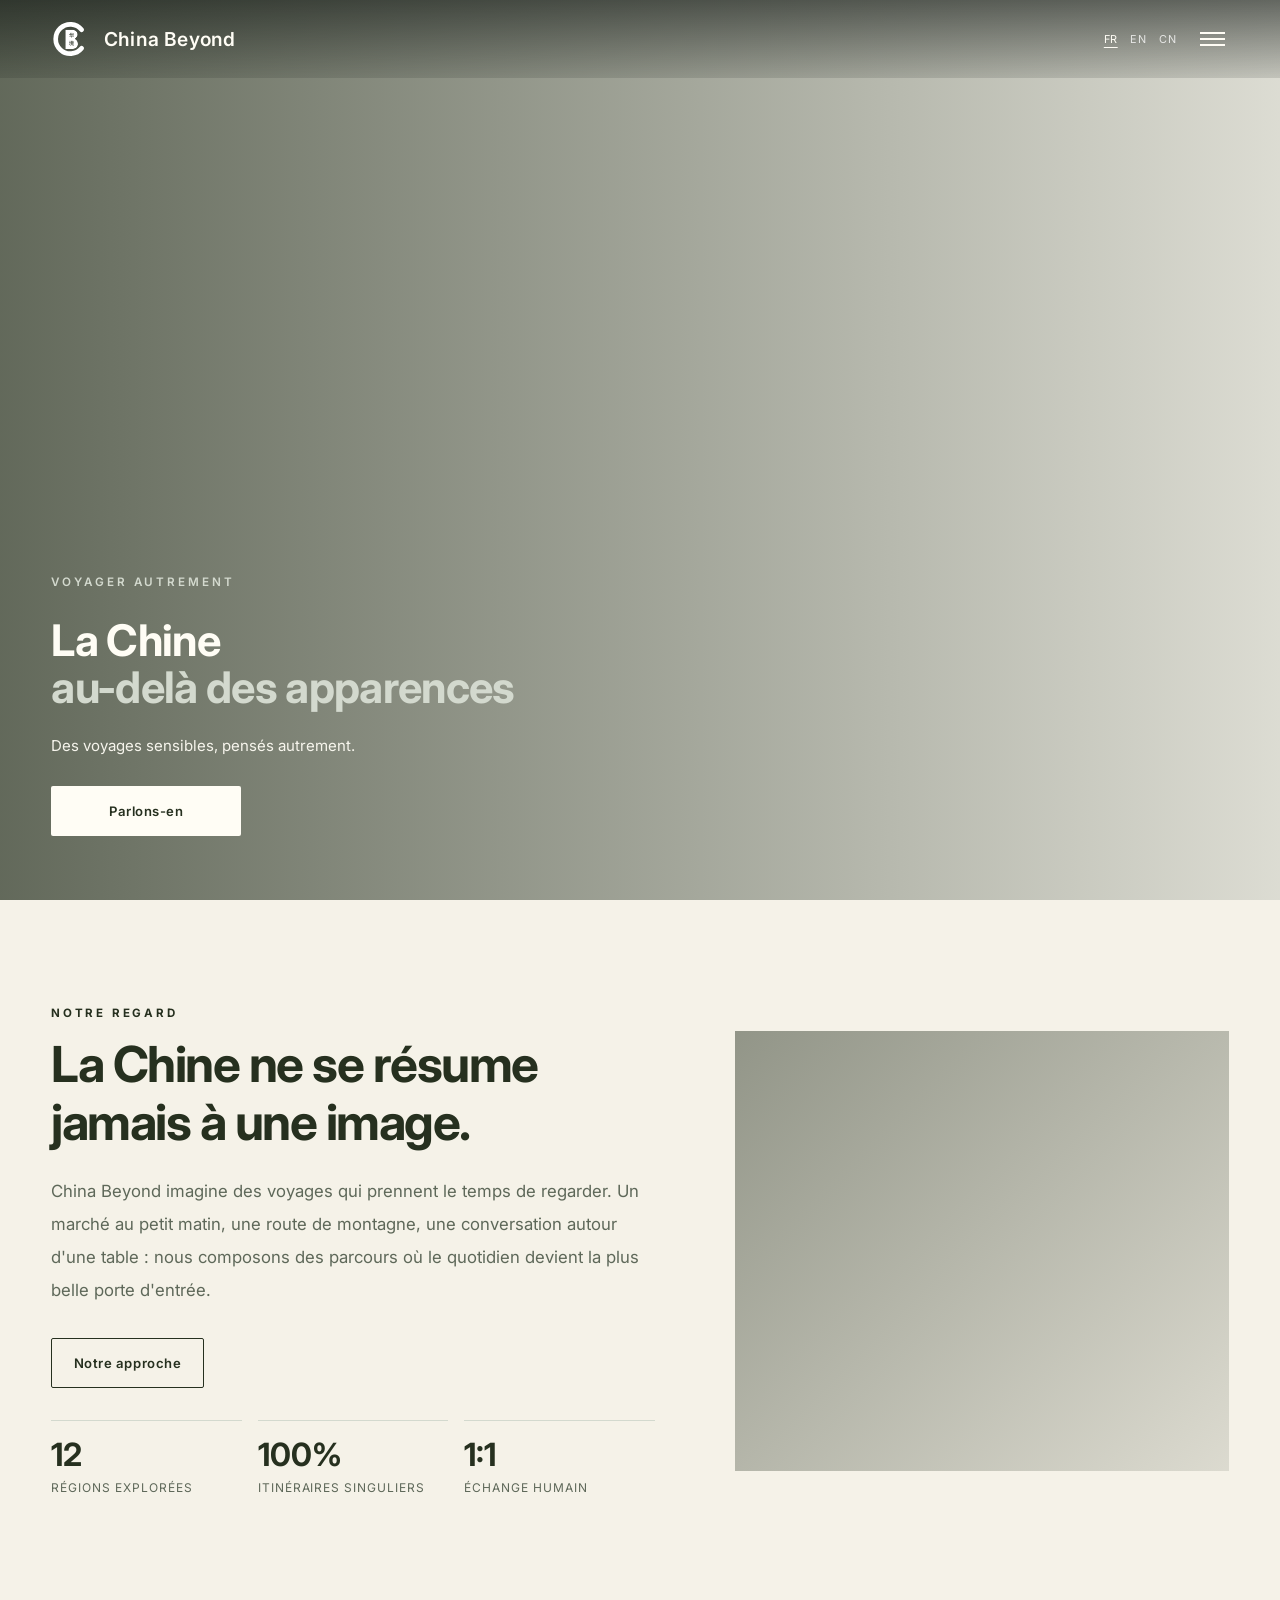
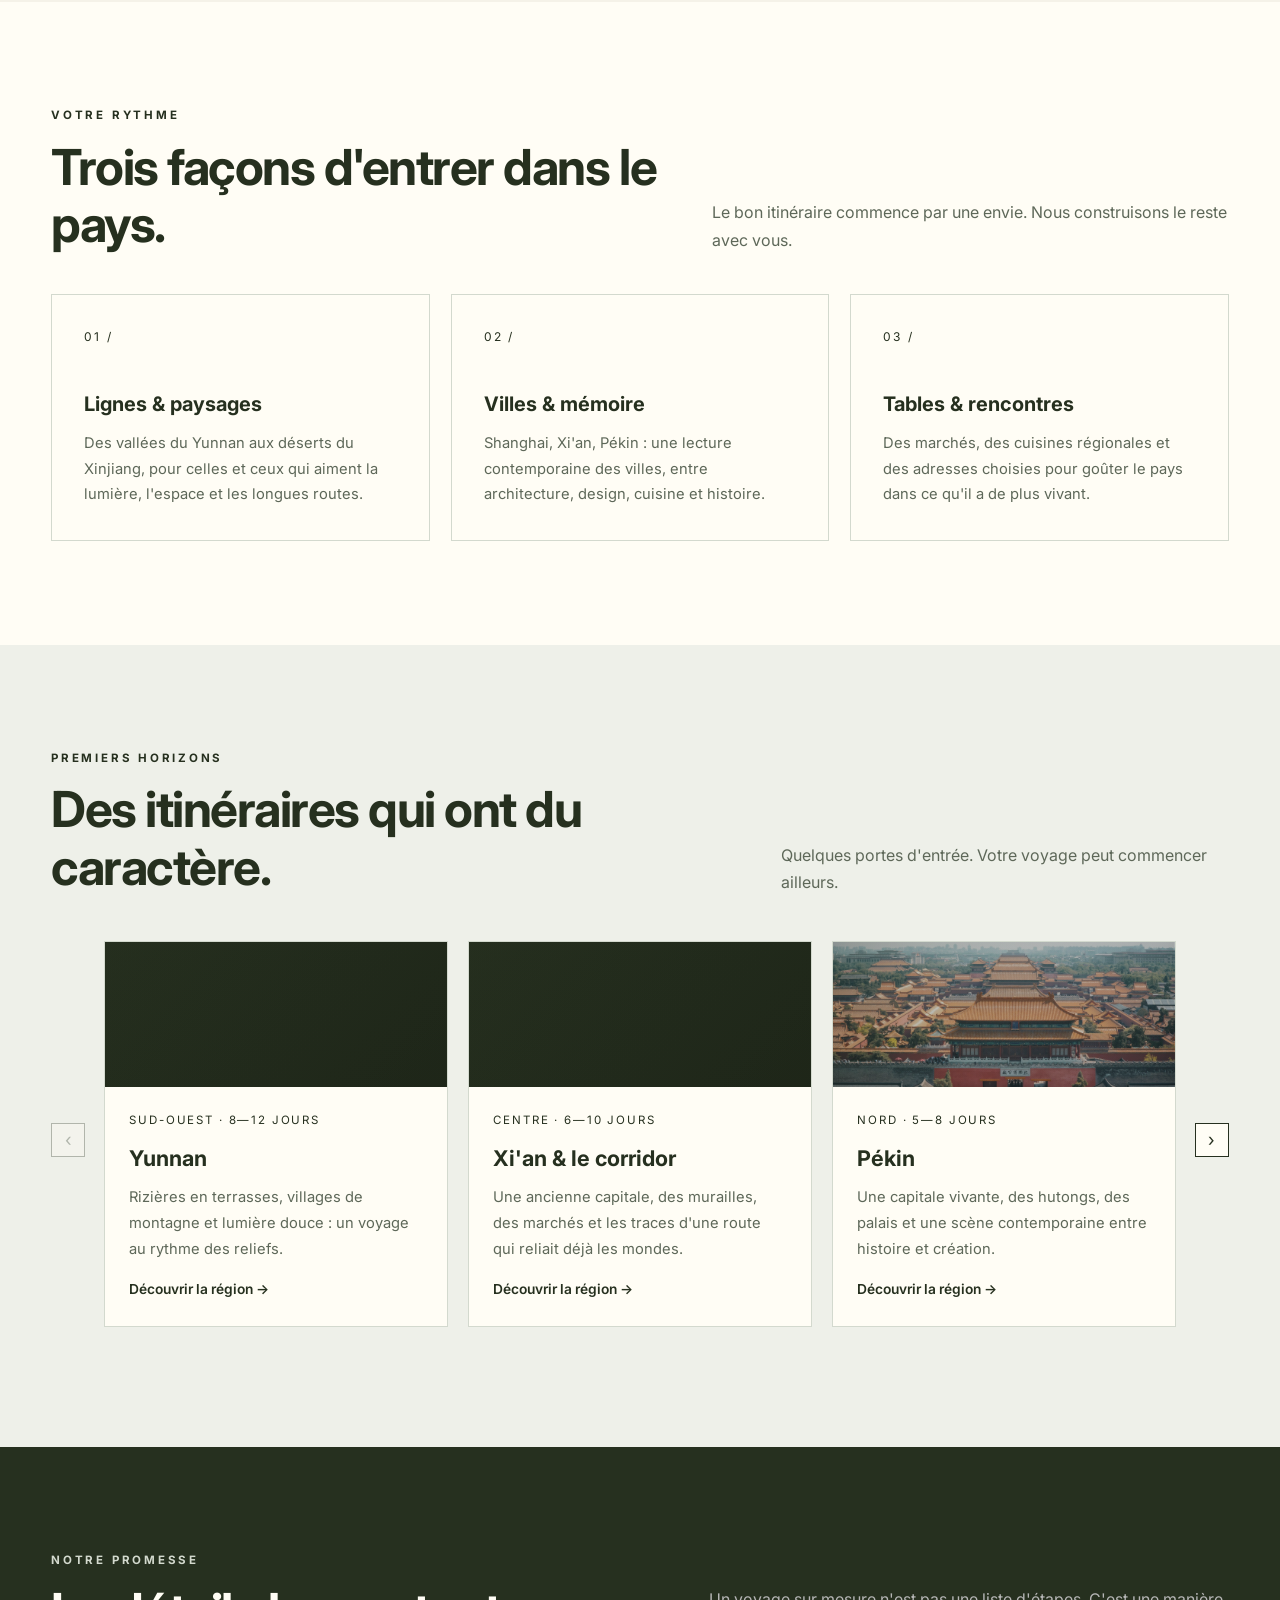
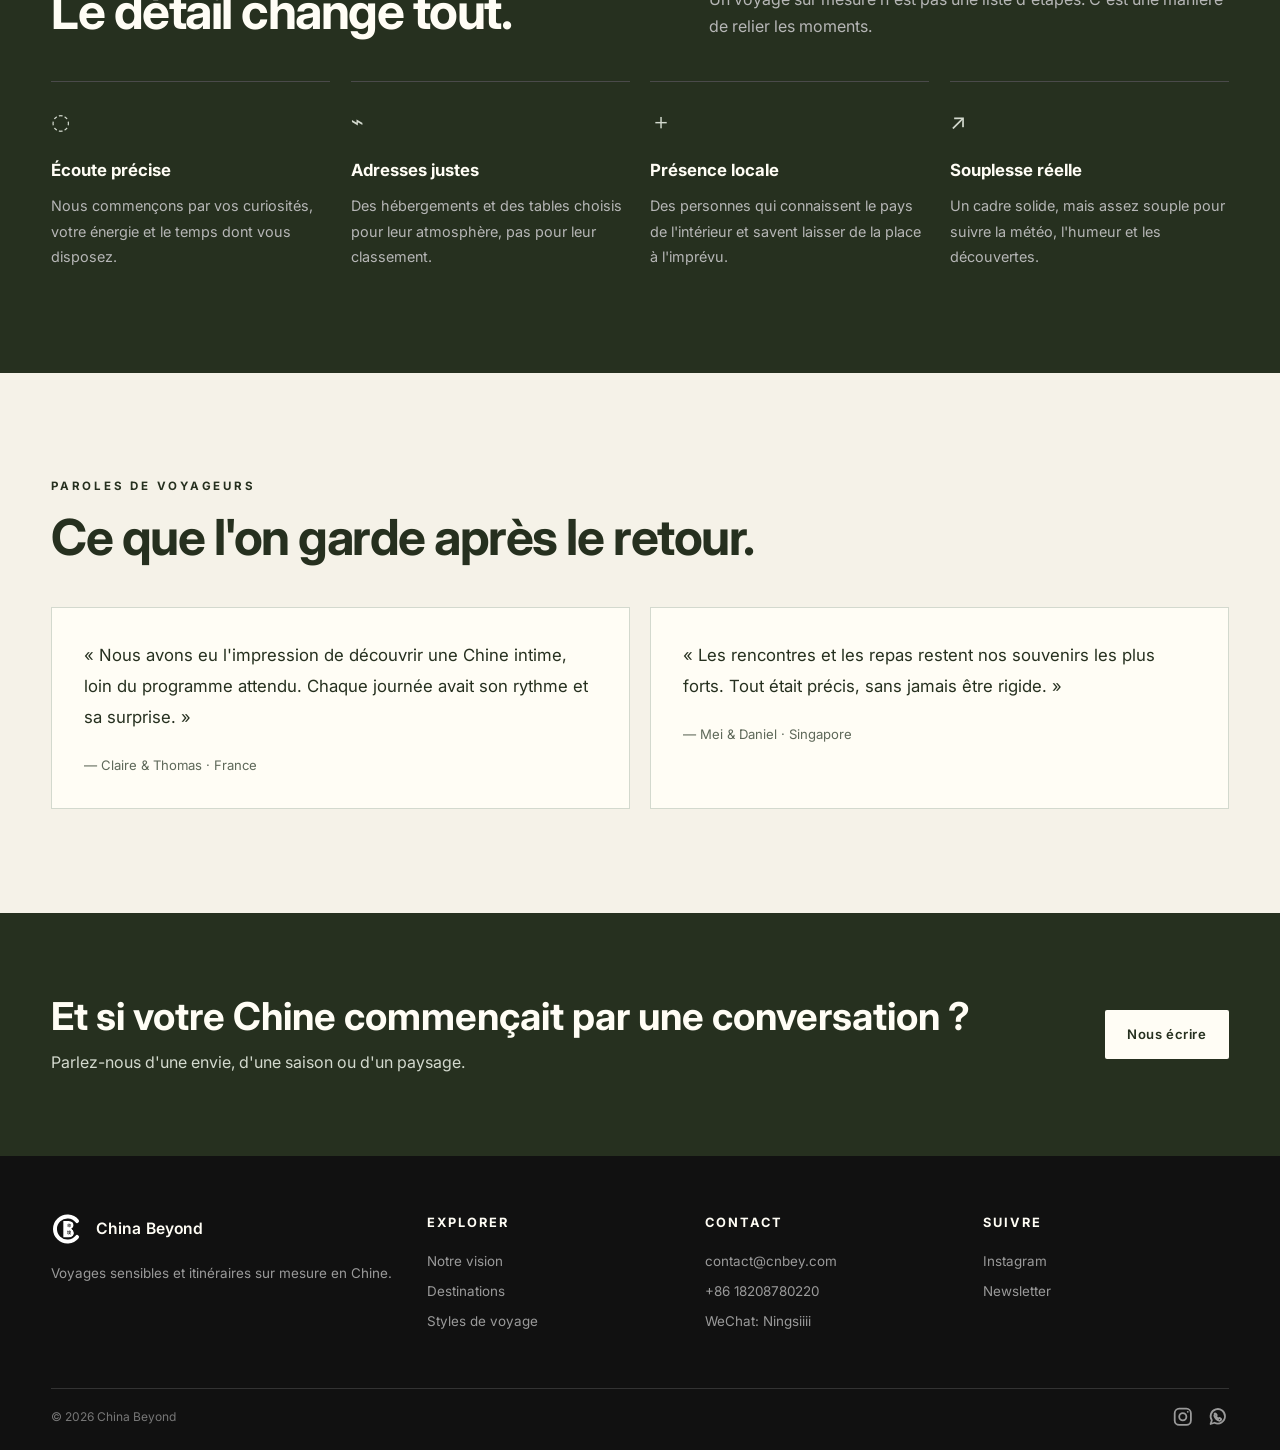
<file: index.html>
<!DOCTYPE html>
<html lang="fr" data-locale="fr">
<head>
  <meta charset="UTF-8" />
  <meta name="viewport" content="width=device-width, initial-scale=1.0" />
  <title>China Beyond — La Chine au-delà des apparences</title>
  <meta name="description" content="Voyages authentiques et sur mesure en Chine. Authentic journeys to China. 定制深度中国旅行。" />
  <link rel="icon" type="image/svg+xml" href="assets/china-beyond-mark-v13.svg" />
  <link rel="preconnect" href="https://fonts.googleapis.com" />
  <link rel="preconnect" href="https://fonts.gstatic.com" crossorigin />
  <link href="https://fonts.googleapis.com/css2?family=Inter:wght@400;500;600;700&family=Noto+Serif+SC:wght@400;600;700&display=swap" rel="stylesheet" />
  <style>
    :root{--black:#26301f;--dark:#26301f;--mid:#5e6859;--light:#eef0e9;--paper:#f5f2e8;--white:#fffdf5;--accent:#26301f;--accent-soft:#d3d9ce;--border:#d3d9ce;--shadow:0 18px 50px rgba(38,48,31,.12);--ease:all .3s ease}
    *{box-sizing:border-box;margin:0;padding:0}
    html{scroll-behavior:smooth}
    body{font-family:Inter,system-ui,sans-serif;color:var(--black);background:var(--white);line-height:1.7}
    body[data-locale="zh"]{font-family:'Noto Serif SC',serif}
    body[data-locale="zh"] .eyebrow,body[data-locale="zh"] .logo,body[data-locale="zh"] .nav-links,body[data-locale="zh"] .btn,body[data-locale="zh"] .lang-btn,body[data-locale="zh"] .top-bar,body[data-locale="zh"] .hero-badges,body[data-locale="zh"] .stat-label{font-family:Inter,system-ui,sans-serif}
    a{text-decoration:none;color:inherit;transition:var(--ease)}
    button{font:inherit;cursor:pointer}
    img{display:block;max-width:100%}
    .container{width:min(92%,1240px);margin:auto}
    .top-bar{display:none}
    .top-bar-inner{display:flex;justify-content:space-between;gap:1rem;flex-wrap:wrap}
    .top-links{display:flex;gap:1.5rem}
    .top-links a:hover{color:var(--accent)}
    header{position:fixed;inset:0 0 auto;z-index:30;background:linear-gradient(180deg,rgba(12,18,14,.58),rgba(12,18,14,.12));}
    .nav-inner{display:flex;justify-content:space-between;align-items:center;min-height:78px;gap:2rem}
    .logo{display:flex;align-items:center;gap:.8rem;font-size:1rem;font-weight:800;letter-spacing:0;white-space:nowrap;color:var(--white)}
    .logo-mark{width:40px;height:40px;display:block;flex:none}
    .logo-wordmark{display:inline-block;font-family:"Avenir Next","Helvetica Neue",Inter,system-ui,sans-serif;font-size:1.2rem;font-weight:600;letter-spacing:.01em}
    .nav-wrapper{display:flex;align-items:center;gap:2rem;position:relative}
    .nav-links{display:none;position:absolute;right:0;top:calc(100% + .8rem);min-width:250px;padding:.7rem;background:rgba(12,18,14,.96);border:1px solid rgba(255,255,255,.18);box-shadow:var(--shadow);flex-direction:column;gap:.15rem;font-size:.9rem;font-weight:500;color:var(--white)}
    .nav-links.open{display:flex}
    .nav-links a{position:relative;display:block;padding:.65rem .75rem}
    .nav-links a::after{content:'';position:absolute;left:.75rem;bottom:.35rem;width:0;height:2px;background:var(--white);transition:width .25s}
    .nav-links a:hover{color:var(--white);background:rgba(255,255,255,.1)}
    .nav-links a:hover::after{width:100%}
    .nav-actions{display:flex;align-items:center;gap:1rem}
    .lang-switcher{display:flex;gap:.2rem;align-items:center}
    .lang-btn{border:0;background:transparent;color:rgba(255,255,255,.78);padding:.2rem .3rem;border-radius:0;font-size:.68rem;line-height:1;letter-spacing:.04em}
    .lang-btn:hover,.lang-btn.active{border:0;background:transparent;color:var(--white);text-decoration:underline;text-decoration-thickness:1px;text-underline-offset:4px}
    .btn{display:inline-flex;align-items:center;justify-content:center;border:1px solid transparent;border-radius:2px;padding:.8rem 1.35rem;font-size:.82rem;font-weight:600;letter-spacing:.04em;transition:var(--ease)}
    .btn-primary{background:var(--black);color:var(--white)}
    .btn-primary:hover{background:var(--accent);transform:translateY(-2px)}
    .btn-outline{background:transparent;color:var(--black);border-color:var(--black)}
    .btn-outline:hover{color:var(--accent);border-color:var(--accent)}
    .menu-toggle{display:flex;background:transparent;border:0;border-radius:0;width:32px;height:32px;align-items:center;justify-content:center;gap:4px;flex-direction:column;transition:var(--ease)}
    .menu-toggle:hover{background:transparent}
    .menu-toggle span{width:25px;height:2px;background:var(--white)}
    .hero{min-height:100svh;display:flex;align-items:center;color:var(--white);position:relative;background:linear-gradient(90deg,rgba(38,48,31,.72),rgba(38,48,31,.16)),url('https://images.unsplash.com/photo-1627727240334-a6a44ba57729?auto=format&fit=crop&w=2200&q=85') center/cover no-repeat}
    .hero-content{max-width:720px;padding:8.5rem 0 4rem;transform:translateY(1rem)}
    .eyebrow{color:var(--accent-soft);font-size:.73rem;letter-spacing:.25em;text-transform:uppercase;font-weight:600;margin-bottom:1.5rem}
    .hero h1{font-size:clamp(1.9rem,3.4vw,3.2rem);line-height:1.08;letter-spacing:-.015em;margin-bottom:1.35rem}
    .hero h1 span{color:var(--accent-soft)}
    .hero p{max-width:460px;font-size:.94rem;line-height:1.75;opacity:.94;margin-bottom:1.7rem}
    .hero-buttons{display:flex;gap:.8rem;flex-wrap:wrap;margin-bottom:1rem}
    .hero-buttons.single-hero-button{display:block}
    .single-hero-button .btn{min-width:190px}
    .hero-contact-panel{display:none;grid-template-columns:repeat(4,minmax(0,1fr));gap:.55rem;max-width:720px;margin:0 0 2.6rem}
    .hero-contact-panel.open{display:grid}
    .quick-contact-option{display:flex;min-height:76px;flex-direction:column;justify-content:space-between;padding:.8rem .85rem;border:1px solid rgba(255,255,255,.34);background:rgba(18,24,18,.34);color:var(--white);transition:var(--ease)}
    .quick-contact-option:hover{border-color:var(--accent-soft);background:rgba(18,24,18,.62);transform:translateY(-2px)}
    .quick-contact-option span{font-size:.78rem;font-weight:600;letter-spacing:.04em}
    .quick-contact-option small{color:rgba(255,255,255,.72);font-size:.68rem;line-height:1.35;overflow-wrap:anywhere}
    .quick-contact-note{grid-column:1/-1;color:rgba(255,255,255,.68);font-size:.7rem;line-height:1.5;margin-top:.2rem}
    .hero .btn-primary{background:var(--white);color:var(--black)}
    .hero .btn-primary:hover{background:var(--accent);color:var(--white)}
    .hero .btn-outline{border-color:rgba(255,255,255,.75);color:var(--white)}
    .hero .btn-outline:hover{border-color:var(--white);background:var(--white);color:var(--black)}
    .hero-badges{display:none}
    .badge-item{display:flex;gap:.5rem;align-items:center}
    .badge-item::before{content:'—';color:var(--accent-soft);font-size:.75rem}
    section{padding:6.5rem 0}
    .section-head{display:flex;justify-content:space-between;align-items:end;gap:2rem;margin-bottom:2.5rem}
    .eyebrow-dark{color:var(--accent);font-size:.72rem;letter-spacing:.24em;text-transform:uppercase;font-weight:700;margin-bottom:.8rem}
    .section-title{font-size:clamp(2rem,4vw,3.1rem);line-height:1.16;letter-spacing:-.03em}
    .section-subtitle{max-width:520px;color:var(--mid);font-size:1rem}
    .intro{background:var(--paper)}
    .intro-grid{display:grid;grid-template-columns:1.1fr .9fr;gap:5rem;align-items:center}
    .intro-copy p{color:var(--mid);font-size:1.05rem;line-height:1.95;margin:1.5rem 0 2rem;max-width:620px}
    .intro-image{min-height:440px;background:linear-gradient(135deg,rgba(38,48,31,.48),rgba(38,48,31,.12)),url('https://images.unsplash.com/photo-1729299133851-95241fef1351?auto=format&fit=crop&w=1600&q=85') center/cover;position:relative;overflow:hidden}
    .intro-image::after{content:'BEYOND / AU-DELÀ / 超越';position:absolute;right:1.6rem;bottom:1.2rem;color:rgba(255,255,255,.88);font-size:.7rem;letter-spacing:.2em;writing-mode:vertical-rl}
    .stats{display:grid;grid-template-columns:repeat(3,1fr);gap:1rem;margin-top:2rem}
    .stat{border-top:1px solid var(--border);padding-top:1rem}
    .stat-number{font-size:2rem;font-weight:700;line-height:1.1}
    .stat-label{font-size:.75rem;color:var(--mid);letter-spacing:.08em;text-transform:uppercase;margin-top:.35rem}
    .styles-grid,.destinations-grid,.features-grid,.testimonials-grid{display:grid;gap:1.3rem}
    .styles-grid{grid-template-columns:repeat(3,1fr)}
    .style-card{border:1px solid var(--border);padding:2rem;min-height:210px;transition:var(--ease);background:var(--white)}
    .style-card:hover{border-color:var(--accent);box-shadow:var(--shadow);transform:translateY(-5px)}
    .card-number{color:var(--accent);font-size:.75rem;letter-spacing:.18em;margin-bottom:2.5rem}
    .style-card h3{font-size:1.25rem;margin-bottom:.6rem}
    .style-card p{color:var(--mid);font-size:.92rem;line-height:1.75}
    .destinations{background:var(--light)}
    .destinations-grid{grid-template-columns:repeat(3,1fr)}
    .dest-card{background:var(--white);border:1px solid var(--border);min-height:330px;display:flex;flex-direction:column;transition:var(--ease)}
    .dest-card:hover{transform:translateY(-6px);box-shadow:var(--shadow)}
    .dest-visual{height:145px;position:relative;overflow:hidden;background-color:var(--dark);background-image:linear-gradient(135deg,rgba(20,20,20,.08),rgba(0,0,0,.2)),var(--image);background-position:center;background-size:cover}
    .dest-visual::before{content:'';position:absolute;inset:0;background:linear-gradient(135deg,var(--tone),rgba(0,0,0,.08));opacity:.28}
    .dest-visual::after{content:none}
    .dest-body{padding:1.5rem;display:flex;flex-direction:column;flex:1}
    .dest-meta{font-size:.72rem;color:var(--accent);letter-spacing:.16em;text-transform:uppercase;margin-bottom:.55rem}
    .dest-body h3{font-size:1.35rem;margin-bottom:.55rem}
    .dest-body p{color:var(--mid);font-size:.92rem;line-height:1.75;margin-bottom:1rem}
    .link-arrow{color:var(--accent);font-size:.86rem;font-weight:600;margin-top:auto}
    .link-arrow:hover{letter-spacing:.04em}
    .features{background:var(--black);color:var(--white)}
    .features .eyebrow-dark{color:var(--accent-soft)}
    .features .section-subtitle{color:#b6b6b6}
    .features-grid{grid-template-columns:repeat(4,1fr);margin-top:2.5rem}
    .feature-item{border-top:1px solid #4a4a4a;padding-top:1.35rem}
    .feature-icon{font-size:1.35rem;color:var(--accent-soft);margin-bottom:1rem}
    .feature-item h3{font-size:1.05rem;margin-bottom:.55rem}
    .feature-item p{color:#b6b6b6;font-size:.9rem;line-height:1.75}
    .testimonials{background:var(--paper)}
    .testimonials-grid{grid-template-columns:repeat(2,1fr)}
    .quote{background:var(--white);border:1px solid var(--border);padding:2rem}
    .quote p{font-size:1.05rem;line-height:1.85;margin-bottom:1.3rem}
    .quote footer{color:var(--mid);font-size:.82rem}
    .cta{padding:5rem 0;background:var(--accent);color:var(--white)}
    .cta-inner{display:flex;justify-content:space-between;align-items:center;gap:2rem}
    .cta h2{font-size:clamp(1.7rem,3vw,2.7rem);line-height:1.2}
    .cta p{color:var(--accent-soft);margin-top:.6rem}
    .cta .btn{background:var(--white);color:var(--black);white-space:nowrap}
    .cta .btn:hover{background:var(--black);color:var(--white)}
    footer.site-footer{background:#111;color:#bbb;padding:3.5rem 0 1.4rem}
    .footer-grid{display:grid;grid-template-columns:1.4fr repeat(3,1fr);gap:2rem;padding-bottom:3rem}
    .footer-logo{display:flex;align-items:center;gap:.65rem;color:var(--white);font-size:1rem;font-weight:600;letter-spacing:0;margin-bottom:1rem}
    .footer-logo .logo-mark{color:var(--white);width:34px;height:34px}
    .footer-logo .logo-wordmark{font-family:"Avenir Next","Helvetica Neue",Inter,system-ui,sans-serif;font-size:.98rem;font-weight:600;letter-spacing:.01em}
    .footer-grid p,.footer-grid a{font-size:.84rem;color:#9a9a9a}
    .footer-grid a:hover{color:var(--white)}
    .footer-col h4{color:var(--white);font-size:.8rem;text-transform:uppercase;letter-spacing:.15em;margin-bottom:1rem}
    .footer-col a{display:block;margin-bottom:.45rem}
    .footer-bottom{border-top:1px solid #333;padding-top:1.1rem;display:flex;justify-content:space-between;gap:1rem;flex-wrap:wrap;font-size:.75rem;color:#777}
    @media(max-width:900px){.nav-links{gap:1rem}.intro-grid{grid-template-columns:1fr;gap:2.5rem}.intro-image{min-height:330px}.features-grid{grid-template-columns:repeat(2,1fr)}.footer-grid{grid-template-columns:1.5fr 1fr 1fr}}
    @media(max-width:720px){
      section{padding:4.5rem 0}
      .top-contact{display:none}
      .nav-inner{min-height:68px}
      .nav-wrapper{gap:1rem}
      .logo{font-size:.86rem;letter-spacing:0;gap:.55rem}
      .logo-mark{width:34px;height:34px}
      .logo-wordmark{font-size:1.02rem}
      .nav-links{display:none;position:absolute;top:68px;left:0;right:0;background:rgba(12,18,14,.96);padding:1rem 4%;flex-direction:column;gap:.45rem;color:var(--white)}
      .nav-links.open{display:flex}
      .nav-links a{padding:.55rem .6rem;font-size:.86rem}
      .menu-toggle{display:flex}
      .nav-actions .btn{display:none}
      .hero{min-height:100svh}
      .hero-content{padding:7.5rem 0 2.75rem;max-width:32rem;transform:translateY(1rem)}
      .eyebrow{font-size:.68rem;letter-spacing:.18em;margin-bottom:1rem}
      .hero h1{font-size:clamp(1.35rem,6.2vw,1.85rem);line-height:1.05;letter-spacing:-.01em;margin-bottom:.9rem}
      .hero p{font-size:.88rem;line-height:1.6;margin-bottom:1.2rem}
      .hero-buttons{display:grid;grid-template-columns:1fr 1fr;gap:.5rem;margin-bottom:1rem}
      .hero-buttons.single-hero-button{display:block}
      .hero .btn{width:100%;min-width:0;padding:.7rem .65rem;font-size:.76rem;white-space:nowrap}
      .single-hero-button .btn{width:auto;min-width:0}
      .hero-contact-panel{grid-template-columns:repeat(2,minmax(0,1fr));margin-bottom:2rem}
      .intro-copy>.btn{width:auto;padding:.65rem .85rem;font-size:.78rem;white-space:nowrap}
      .cta .btn{width:auto;padding:.7rem .85rem;font-size:.78rem;white-space:nowrap}
      .hero-badges{gap:.55rem 1.2rem;font-size:.78rem}
      .section-head{display:block;margin-bottom:1.8rem}
      .section-title{font-size:clamp(1.7rem,7.5vw,2.35rem);line-height:1.2}
      .section-subtitle{margin-top:1rem;font-size:.95rem;line-height:1.7}
      .intro-copy p{font-size:1rem;line-height:1.8;margin:1.1rem 0 1.5rem}
      .intro-image{min-height:280px}
      .style-card{padding:1.35rem;min-height:180px}
      .card-number{margin-bottom:1.3rem}
      .dest-body{padding:1.25rem}
      .stats{gap:.7rem}
      .stat-number{font-size:1.45rem}
      .cta-inner{display:block}
      .cta{padding:4rem 0}
      .cta .btn{margin-top:1.5rem}
      .footer-grid{grid-template-columns:1fr 1fr}
      .footer-grid>div:first-child{grid-column:1/-1}
    }
    @media(max-width:420px){
      .features-grid,.footer-grid{grid-template-columns:1fr}
      .hero{min-height:100svh}
      .hero-content{transform:translateY(.75rem)}
      .hero h1{font-size:clamp(1.3rem,6.5vw,1.7rem)}
      .hero p{font-size:.86rem}
      .intro-image{min-height:250px}
      .quote{padding:1.35rem}
      .top-bar{display:none}
    }
  
    .footer-bottom{align-items:center}
    .footer-social{margin-left:auto;display:flex;align-items:center;gap:.85rem}
    .footer-social a{display:inline-flex;align-items:center;justify-content:center;color:#9a9a9a;line-height:1}
    .footer-social a:hover{color:var(--white)}
    .footer-social svg{width:1.35rem;height:1.35rem;display:block}
    @media(max-width:600px){.footer-bottom{align-items:flex-start}.footer-social{margin-left:auto}}
</style>
<style>
  .hero{align-items:flex-end;padding:0}
  .hero>.container{margin:0 auto}
  .hero-content{padding:0 0 3rem;transform:none}
  @media(max-width:720px){.hero-content{padding:0 0 1.5rem;transform:none}}
  @media(max-width:420px){.hero-content{transform:none}}
</style>
</head>
<body data-locale="fr">
  <div class="top-bar"><div class="container top-bar-inner"><span data-i18n="topline">Voyages authentiques · Chine, autrement</span><div class="top-links"><a href="mailto:contact@cnbey.com">contact@cnbey.com</a><a href="tel:+8618208780220">+86 18208780220</a></div></div></div>
  <header><div class="container nav-inner">
    <a class="logo" href="#top" aria-label="China Beyond home"><img class="logo-mark" src="assets/china-beyond-mark-v13-inverse.svg" alt="" aria-hidden="true" /><span class="logo-wordmark">China Beyond</span></a>
    <div class="nav-wrapper">
      <nav class="nav-links" id="navLinks" aria-label="Navigation principale"><a href="about.html" data-i18n="navAbout">À propos</a><a href="vision.html" data-i18n="navVision">Notre vision</a><a href="destinations.html" data-i18n="navDestinations">Destinations</a><a href="styles.html" data-i18n="navStyles">Styles de voyage</a><a href="contact.html" data-i18n="navContact">Contact</a></nav>
      <div class="nav-actions"><div class="lang-switcher" aria-label="Language switcher" data-i18n-attr="aria-label:languageLabel"><button class="lang-btn active" data-lang="fr">FR</button><button class="lang-btn" data-lang="en">EN</button><button class="lang-btn" data-lang="zh">CN</button></div><button class="menu-toggle" id="menuToggle" aria-label="Ouvrir le menu" data-i18n-attr="aria-label:menuLabel" aria-expanded="false"><span></span><span></span><span></span></button></div>
    </div>
  </div></header>

  <main id="top">
    <section class="hero"><div class="container"><div class="hero-content"><div class="eyebrow" data-i18n="heroEyebrow">Voyager autrement</div><h1 data-i18n="heroTitle">La Chine<br><span>au-delà des apparences</span></h1><p data-i18n="heroText">Des itinéraires sensibles, pensés autour des rencontres, des paysages et des histoires qui donnent à chaque région son vrai relief.</p><div class="hero-buttons single-hero-button"><button class="btn btn-primary" type="button" id="journeyContactButton" aria-expanded="false" aria-controls="journeyContactOptions" data-i18n="heroSecondary">聊聊旅程</button></div><div class="hero-contact-panel" id="journeyContactOptions" aria-hidden="true"><a class="quick-contact-option" href="tel:+8618208780220"><span data-contact-label="phone">电话</span><small>+86 18208780220</small></a><a class="quick-contact-option" href="mailto:contact@cnbey.com?subject=China%20Beyond%20—%20Travel%20enquiry"><span data-contact-label="email">邮箱</span><small>contact@cnbey.com</small></a><a class="quick-contact-option" href="sms:+8618208780220"><span data-contact-label="sms">短信</span><small>+86 18208780220</small></a><a class="quick-contact-option quick-contact-wechat" href="weixin://dl/chat?Ningsiiii" data-wechat-id="Ningsiiii"><span data-contact-label="wechat">WeChat</span><small>Ningsiiii</small></a><p class="quick-contact-note" id="wechatContactNote" data-contact-note>点击 WeChat 后会尝试打开微信，并复制微信号 Ningsiiii。</p></div><div class="hero-badges"><span class="badge-item" data-i18n="badge1">Création sur mesure</span><span class="badge-item" data-i18n="badge2">Guides locaux</span><span class="badge-item" data-i18n="badge3">Rythme attentif</span></div></div></div></section>

    <section class="intro" id="vision"><div class="container intro-grid"><div class="intro-copy"><div class="eyebrow-dark" data-i18n="introEyebrow">Notre regard</div><h2 class="section-title" data-i18n="introTitle">La Chine ne se résume jamais à une image.</h2><p data-i18n="introText">China Beyond imagine des voyages qui prennent le temps de regarder. Un marché au petit matin, une route de montagne, une conversation autour d'une table : nous composons des parcours où le quotidien devient la plus belle porte d'entrée.</p><a class="btn btn-outline" href="#styles" data-i18n="introCta">Voir notre manière de voyager</a><div class="stats"><div class="stat"><div class="stat-number">12</div><div class="stat-label" data-i18n="stat1">régions explorées</div></div><div class="stat"><div class="stat-number">100%</div><div class="stat-label" data-i18n="stat2">itinéraires singuliers</div></div><div class="stat"><div class="stat-number">1:1</div><div class="stat-label" data-i18n="stat3">échange humain</div></div></div></div><div class="intro-image" role="img" aria-label="Architecture traditionnelle chinoise"></div></div></section>

    <section id="styles"><div class="container"><div class="section-head"><div><div class="eyebrow-dark" data-i18n="stylesEyebrow">Votre rythme</div><h2 class="section-title" data-i18n="stylesTitle">Trois façons d'entrer dans le pays.</h2></div><p class="section-subtitle" data-i18n="stylesSubtitle">Le bon itinéraire commence par une envie. Nous construisons le reste avec vous.</p></div><div class="styles-grid"><article class="style-card"><div class="card-number">01 /</div><h3 data-i18n="style1Title">Lignes &amp; paysages</h3><p data-i18n="style1Text">Des vallées du Yunnan aux déserts du Xinjiang, pour celles et ceux qui aiment la lumière, l'espace et les longues routes.</p></article><article class="style-card"><div class="card-number">02 /</div><h3 data-i18n="style2Title">Villes &amp; mémoire</h3><p data-i18n="style2Text">Shanghai, Xi'an, Pékin : une lecture contemporaine des villes, entre architecture, design, cuisine et histoire.</p></article><article class="style-card"><div class="card-number">03 /</div><h3 data-i18n="style3Title">Tables &amp; rencontres</h3><p data-i18n="style3Text">Des marchés, des cuisines régionales et des adresses choisies pour goûter le pays dans ce qu'il a de plus vivant.</p></article></div></div></section>

    <section class="destinations" id="destinations"><div class="container"><div class="section-head"><div><div class="eyebrow-dark" data-i18n="destEyebrow">Premiers horizons</div><h2 class="section-title" data-i18n="destTitle">Des itinéraires qui ont du caractère.</h2></div><p class="section-subtitle" data-i18n="destSubtitle">Quelques portes d'entrée. Votre voyage peut commencer ailleurs.</p></div><div class="destinations-grid"><article class="dest-card"><div class="dest-visual" role="img" aria-label="Yunnan rice terraces" style="--tone:#26301f;--image:url('https://images.unsplash.com/photo-1776294984950-3f812aa0f797?auto=format&amp;fit=crop&amp;w=1400&amp;q=85')"></div><div class="dest-body"><div class="dest-meta" data-i18n="dest1Meta">Sud-ouest · 8—12 jours</div><h3 data-i18n="dest1Title">Yunnan</h3><p data-i18n="dest1Text">Rizières en terrasses, villages de montagne et lumière douce : un voyage au rythme des reliefs.</p><a class="link-arrow" href="#contact" data-i18n="discover">Découvrir la région →</a></div></article><article class="dest-card"><div class="dest-visual" role="img" aria-label="Xi'an city wall and lanterns" style="--tone:#26301f;--image:url('https://images.unsplash.com/photo-1588088470830-ab765f87abd5?auto=format&amp;fit=crop&amp;w=1400&amp;q=85')"></div><div class="dest-body"><div class="dest-meta" data-i18n="dest2Meta">Centre · 6—10 jours</div><h3 data-i18n="dest2Title">Xi'an &amp; le corridor</h3><p data-i18n="dest2Text">Une ancienne capitale, des murailles, des marchés et les traces d'une route qui reliait déjà les mondes.</p><a class="link-arrow" href="#contact" data-i18n="discover">Découvrir la région →</a></div></article><article class="dest-card"><div class="dest-visual" role="img" aria-label="Xinjiang mountain ranges" style="--tone:#26301f;--image:url('https://images.unsplash.com/photo-1688549267737-fc2f6c40240c?auto=format&amp;fit=crop&amp;w=1400&amp;q=85')"></div><div class="dest-body"><div class="dest-meta" data-i18n="dest3Meta">Grand ouest · 10—16 jours</div><h3 data-i18n="dest3Title">Xinjiang</h3><p data-i18n="dest3Text">Des distances immenses, des marchés parfumés et une géographie qui change à chaque virage.</p><a class="link-arrow" href="#contact" data-i18n="discover">Découvrir la région →</a></div></article></div></div></section>

    <section class="features"><div class="container"><div class="section-head"><div><div class="eyebrow-dark" data-i18n="promiseEyebrow">Notre promesse</div><h2 class="section-title" data-i18n="promiseTitle">Le détail change tout.</h2></div><p class="section-subtitle" data-i18n="promiseSubtitle">Un voyage sur mesure n'est pas une liste d'étapes. C'est une manière de relier les moments.</p></div><div class="features-grid"><div class="feature-item"><div class="feature-icon">◌</div><h3 data-i18n="feature1Title">Écoute précise</h3><p data-i18n="feature1Text">Nous commençons par vos curiosités, votre énergie et le temps dont vous disposez.</p></div><div class="feature-item"><div class="feature-icon">⌁</div><h3 data-i18n="feature2Title">Adresses justes</h3><p data-i18n="feature2Text">Des hébergements et des tables choisis pour leur atmosphère, pas pour leur classement.</p></div><div class="feature-item"><div class="feature-icon">＋</div><h3 data-i18n="feature3Title">Présence locale</h3><p data-i18n="feature3Text">Des personnes qui connaissent le pays de l'intérieur et savent laisser de la place à l'imprévu.</p></div><div class="feature-item"><div class="feature-icon">↗</div><h3 data-i18n="feature4Title">Souplesse réelle</h3><p data-i18n="feature4Text">Un cadre solide, mais assez souple pour suivre la météo, l'humeur et les découvertes.</p></div></div></div></section>

    <section class="testimonials"><div class="container"><div class="section-head"><div><div class="eyebrow-dark" data-i18n="voicesEyebrow">Paroles de voyageurs</div><h2 class="section-title" data-i18n="voicesTitle">Ce que l'on garde après le retour.</h2></div></div><div class="testimonials-grid"><blockquote class="quote"><p data-i18n="quote1">« Nous avons eu l'impression de découvrir une Chine intime, loin du programme attendu. Chaque journée avait son rythme et sa surprise. »</p><footer data-i18n="footerQuote1">— Claire &amp; Thomas · France</footer></blockquote><blockquote class="quote"><p data-i18n="quote2">« Les rencontres et les repas restent nos souvenirs les plus forts. Tout était précis, sans jamais être rigide. »</p><footer data-i18n="footerQuote2">— Mei &amp; Daniel · Singapore</footer></blockquote></div></div></section>

    <section class="cta" id="contact"><div class="container cta-inner"><div><h2 data-i18n="ctaTitle">Et si votre Chine commençait par une conversation ?</h2><p data-i18n="ctaText">Parlez-nous d'une envie, d'une saison ou d'un paysage.</p></div><a class="btn" href="mailto:contact@cnbey.com" data-i18n="ctaButton">Écrire à China Beyond</a></div></section>
  </main>

  <footer class="site-footer"><div class="container"><div class="footer-grid"><div><div class="footer-logo"><img class="logo-mark" src="assets/china-beyond-mark-v13-inverse.svg" alt="" aria-hidden="true" /><span class="logo-wordmark">China Beyond</span></div><p data-i18n="footerIntro">Voyages sensibles et itinéraires sur mesure en Chine.</p></div><div class="footer-col"><h4 data-i18n="footerExplore">Explorer</h4><a href="#vision" data-i18n="navVision">Notre vision</a><a href="#destinations" data-i18n="navDestinations">Destinations</a><a href="#styles" data-i18n="navStyles">Styles de voyage</a></div><div class="footer-col"><h4 data-i18n="footerContact">Contact</h4><a href="mailto:contact@cnbey.com">contact@cnbey.com</a><a href="tel:+8618208780220">+86 18208780220</a><a class="wechat-footer-link" href="weixin://dl/chat?Ningsiiii" data-i18n="footerWeChat">WeChat: Ningsiiii</a></div><div class="footer-col"><h4 data-i18n="footerFollow">Suivre</h4><a href="#contact">Instagram</a><a href="#contact" data-i18n="footerNewsletter">Newsletter</a></div></div><div class="footer-bottom"><span>© 2026 China Beyond</span><div class="footer-social" aria-label="Social links"><a href="https://www.instagram.com/" target="_blank" rel="noopener noreferrer" aria-label="Instagram" title="Instagram"><svg viewBox="0 0 24 24" fill="none" stroke="currentColor" stroke-width="2" aria-hidden="true"><rect x="3" y="3" width="18" height="18" rx="5"/><circle cx="12" cy="12" r="4"/><circle cx="17.5" cy="6.5" r="1" fill="currentColor" stroke="none"/></svg></a><a href="https://wa.me/8618208780220" target="_blank" rel="noopener noreferrer" aria-label="WhatsApp" title="WhatsApp"><svg viewBox="0 0 24 24" fill="none" stroke="currentColor" stroke-width="2" stroke-linecap="round" stroke-linejoin="round" aria-hidden="true"><path d="M20 11.5a8 8 0 0 1-11.7 7.1L4 20l1.4-4.1A8 8 0 1 1 20 11.5Z"/><path d="M8.5 8.5c.3-.4.8-.4 1.1-.1l1.1 1.4c.2.3.2.7-.1 1l-.5.5c.6 1.1 1.5 2 2.6 2.6l.5-.5c.3-.3.7-.3 1-.1l1.4 1.1c.3.3.2.8-.1 1.1l-.5.5c-.4.4-1 .6-1.6.4-2.1-.7-4.5-3.1-5.2-5.2-.2-.6 0-1.2.4-1.6l.5-.5Z"/></svg></a></div></div></div></footer>

  <script>
    const translations={
      fr:{topline:'Voyages authentiques · Chine, autrement',navVision:'Notre vision',navDestinations:'Destinations',navStyles:'Styles de voyage',navContact:'Contact',navCta:'Parlons de votre voyage',heroEyebrow:'Voyager autrement',heroTitle:'La Chine<br><span>au-delà des apparences</span>',heroText:"Des itinéraires sensibles, pensés autour des rencontres, des paysages et des histoires qui donnent à chaque région son vrai relief.",heroPrimary:'Explorer les destinations',heroSecondary:'Imaginer un voyage',badge1:'Création sur mesure',badge2:'Guides locaux',badge3:'Rythme attentif',introEyebrow:'Notre regard',introTitle:'La Chine ne se résume jamais à une image.',introText:"China Beyond imagine des voyages qui prennent le temps de regarder. Un marché au petit matin, une route de montagne, une conversation autour d'une table : nous composons des parcours où le quotidien devient la plus belle porte d'entrée.",introCta:'Voir notre manière de voyager',stat1:'régions explorées',stat2:'itinéraires singuliers',stat3:'échange humain',stylesEyebrow:'Votre rythme',stylesTitle:"Trois façons d'entrer dans le pays.",stylesSubtitle:'Le bon itinéraire commence par une envie. Nous construisons le reste avec vous.',style1Title:'Lignes & paysages',style1Text:'Des vallées du Yunnan aux déserts du Xinjiang, pour celles et ceux qui aiment la lumière, l’espace et les longues routes.',style2Title:'Villes & mémoire',style2Text:'Shanghai, Xi’an, Pékin : une lecture contemporaine des villes, entre architecture, design, cuisine et histoire.',style3Title:'Tables & rencontres',style3Text:'Des marchés, des cuisines régionales et des adresses choisies pour goûter le pays dans ce qu’il a de plus vivant.',destEyebrow:'Premiers horizons',destTitle:'Des itinéraires qui ont du caractère.',destSubtitle:'Quelques portes d’entrée. Votre voyage peut commencer ailleurs.',dest1Title:'Yunnan',dest1Text:'Rizières en terrasses, villages de montagne et lumière douce : un voyage au rythme des reliefs.',dest2Title:'Xi’an & le corridor',dest2Text:'Une ancienne capitale, des murailles, des marchés et les traces d’une route qui reliait déjà les mondes.',dest3Title:'Xinjiang',dest3Text:'Des distances immenses, des marchés parfumés et une géographie qui change à chaque virage.',discover:'Découvrir la région →',promiseEyebrow:'Notre promesse',promiseTitle:'Le détail change tout.',promiseSubtitle:"Un voyage sur mesure n'est pas une liste d'étapes. C'est une manière de relier les moments.",feature1Title:'Écoute précise',feature1Text:'Nous commençons par vos curiosités, votre énergie et le temps dont vous disposez.',feature2Title:'Adresses justes',feature2Text:'Des hébergements et des tables choisis pour leur atmosphère, pas pour leur classement.',feature3Title:'Présence locale',feature3Text:'Des personnes qui connaissent le pays de l’intérieur et savent laisser de la place à l’imprévu.',feature4Title:'Souplesse réelle',feature4Text:'Un cadre solide, mais assez souple pour suivre la météo, l’humeur et les découvertes.',voicesEyebrow:'Paroles de voyageurs',voicesTitle:'Ce que l’on garde après le retour.',quote1:'« Nous avons eu l’impression de découvrir une Chine intime, loin du programme attendu. Chaque journée avait son rythme et sa surprise. »',quote2:'« Les rencontres et les repas restent nos souvenirs les plus forts. Tout était précis, sans jamais être rigide. »',ctaTitle:'Et si votre Chine commençait par une conversation ?',ctaText:'Parlez-nous d’une envie, d’une saison ou d’un paysage.',ctaButton:'Écrire à China Beyond',footerIntro:'Voyages sensibles et itinéraires sur mesure en Chine.',footerExplore:'Explorer',footerContact:'Contact',footerFollow:'Suivre',footerNote:'La Chine au-delà des apparences · Authentic journeys · 定制深度中国旅行'},
      en:{topline:'Authentic journeys · China, differently',navVision:'Our approach',navDestinations:'Destinations',navStyles:'Travel styles',navContact:'Contact',navCta:'Talk about your journey',heroEyebrow:'Travel differently',heroTitle:'China<br><span>beyond appearances</span>',heroText:'Thoughtful itineraries shaped around encounters, landscapes and the stories that give every region its character.',heroPrimary:'Explore destinations',heroSecondary:'Imagine a journey',badge1:'Bespoke design',badge2:'Local guides',badge3:'Attentive pace',introEyebrow:'Our point of view',introTitle:'China can never be reduced to one image.',introText:'China Beyond creates journeys with time to look closer. A morning market, a mountain road, a conversation around a table: we connect the everyday moments that make a place feel real.',introCta:'Discover our way of travelling',stat1:'regions explored',stat2:'singular itineraries',stat3:'human exchange',stylesEyebrow:'Your rhythm',stylesTitle:'Three ways into the country.',stylesSubtitle:'The right itinerary starts with a feeling. We build the rest with you.',style1Title:'Lines & landscapes',style1Text:'From Yunnan valleys to Xinjiang deserts, for travellers drawn to light, space and long roads.',style2Title:'Cities & memory',style2Text:'Shanghai, Xi’an, Beijing: a contemporary reading of cities through architecture, design, food and history.',style3Title:'Tables & encounters',style3Text:'Markets, regional kitchens and addresses chosen to taste the country at its most alive.',destEyebrow:'First horizons',destTitle:'Journeys with a point of view.',destSubtitle:'A few ways in. Your journey may begin somewhere else.',dest1Title:'Yunnan',dest1Text:'Terraced rice fields, mountain villages and soft light: a journey shaped by the landscape.',dest2Title:'Xi’an & the corridor',dest2Text:'An ancient capital, city walls, markets and the traces of a road that once connected worlds.',dest3Title:'Xinjiang',dest3Text:'Vast distances, fragrant markets and a geography that changes at every turn.',discover:'Discover the region →',promiseEyebrow:'Our promise',promiseTitle:'Details change everything.',promiseSubtitle:'A bespoke journey is not a list of stops. It is a way of connecting moments.',feature1Title:'Precise listening',feature1Text:'We begin with your curiosities, your energy and the time you have.',feature2Title:'Right addresses',feature2Text:'Hotels and tables chosen for their atmosphere, not their ranking.',feature3Title:'Local presence',feature3Text:'People who know the country from within and leave room for the unexpected.',feature4Title:'Real flexibility',feature4Text:'A strong frame, flexible enough to follow weather, mood and discovery.',voicesEyebrow:'Travellers’ voices',voicesTitle:'What stays after coming home.',quote1:'“We felt we were discovering an intimate China, far from the expected itinerary. Every day had its own rhythm and surprise.”',quote2:'“The encounters and meals are still our strongest memories. Everything was precise without ever feeling rigid.”',ctaTitle:'What if your China began with a conversation?',ctaText:'Tell us about a feeling, a season or a landscape.',ctaButton:'Write to China Beyond',footerIntro:'Thoughtful journeys and bespoke itineraries in China.',footerExplore:'Explore',footerContact:'Contact',footerFollow:'Follow',footerNote:'China beyond appearances · Authentic journeys · 定制深度中国旅行'},
      zh:{topline:'真实而深入的中国旅程',navVision:'我们的视角',navDestinations:'目的地',navStyles:'旅行方式',navContact:'联系',navCta:'聊聊你的旅程',heroEyebrow:'换一种方式认识中国',heroTitle:'中国<br><span>不止于表象</span>',heroText:'从地方风景、日常生活与真实相遇出发，设计属于你的深度中国旅程。',heroPrimary:'探索目的地',heroSecondary:'开始规划旅程',badge1:'私人定制',badge2:'当地向导',badge3:'舒缓节奏',introEyebrow:'我们的视角',introTitle:'中国，从来不是一张单一的照片。',introText:'China Beyond 让旅程慢下来：清晨的菜市场、山间公路、围桌而坐的聊天。我们把这些日常片段连接起来，让你真正走进一个地方。',introCta:'了解我们的旅行方式',stat1:'探索地区',stat2:'独特行程',stat3:'人与人的交流',stylesEyebrow:'你的节奏',stylesTitle:'进入中国的三种方式。',stylesSubtitle:'好的旅程从一个念头开始，剩下的部分，我们与你一起完成。',style1Title:'山河与远方',style1Text:'从云南山谷到新疆荒漠，适合喜欢光线、空间与长途公路的人。',style2Title:'城市与时间',style2Text:'上海、西安、北京：从建筑、设计、饮食与历史重新读一座城市。',style3Title:'餐桌与相遇',style3Text:'市场、地方菜与值得停留的餐桌，在最鲜活的日常里品尝中国。',destEyebrow:'最初的方向',destTitle:'每一条线路，都有自己的性格。',destSubtitle:'这里是几个入口，你的旅程也可以从别处开始。',dest1Title:'云南',dest1Text:'梯田、山村与柔和的光线，一段跟随地形慢慢展开的旅程。',dest2Title:'西安与河西走廊',dest2Text:'古都、城墙、市场，以及一条曾经连接不同世界的道路。',dest3Title:'新疆',dest3Text:'辽阔距离、带着香气的市场，以及每一个转弯都会改变的地理。',discover:'探索这个地区 →',promiseEyebrow:'我们的承诺',promiseTitle:'细节，决定旅程的质感。',promiseSubtitle:'定制旅行不是把景点排列起来，而是把一个个瞬间连接起来。',feature1Title:'认真倾听',feature1Text:'从你的兴趣、状态与可用时间开始，而不是从固定模板开始。',feature2Title:'恰到好处的地址',feature2Text:'酒店与餐馆看重的是氛围与真诚，而不只是排名。',feature3Title:'当地陪伴',feature3Text:'由真正了解当地的人带你走进日常，也为意外留出空间。',feature4Title:'真正灵活',feature4Text:'有清晰的框架，也能跟随天气、心情与新的发现调整。',voicesEyebrow:'旅人的声音',voicesTitle:'回程之后，留下来的东西。',quote1:'“我们看到的是一个亲密、真实的中国，而不是预想中的行程。每天都有自己的节奏和惊喜。”',quote2:'“最难忘的是那些相遇与餐桌。所有安排都很细致，却从来没有束缚感。”',ctaTitle:'你的中国，不如从一次聊天开始？',ctaText:'告诉我们一个念头、一段季节，或一幅你想抵达的风景。',ctaButton:'写信给 China Beyond',footerIntro:'为你设计真实、深入的中国旅程。',footerExplore:'探索',footerContact:'联系',footerFollow:'关注',footerNote:'中国不止于表象 · Authentic journeys · 定制深度中国旅行'}
    };
    const homeExtraCopy={fr:{navAbout:'À propos',footerNewsletter:'Newsletter',footerWeChat:'WeChat : Ningsiiii',footerQuote1:'— Claire &amp; Thomas · France',footerQuote2:'— Mei &amp; Daniel · Singapour',dest1Meta:'Sud-ouest · 8—12 jours',dest2Meta:'Centre · 6—10 jours',dest3Meta:'Grand ouest · 10—16 jours',languageLabel:'Changer de langue',menuLabel:'Ouvrir le menu'},en:{navAbout:'About',footerNewsletter:'Newsletter',footerWeChat:'WeChat: Ningsiiii',footerQuote1:'— Claire &amp; Thomas · France',footerQuote2:'— Mei &amp; Daniel · Singapore',dest1Meta:'Southwest · 8—12 days',dest2Meta:'Central China · 6—10 days',dest3Meta:'Far west · 10—16 days',languageLabel:'Change language',menuLabel:'Open menu'},zh:{navAbout:'关于我们',footerNewsletter:'订阅通讯',footerWeChat:'微信：Ningsiiii',footerQuote1:'— Claire 与 Thomas · 法国',footerQuote2:'— Mei 与 Daniel · 新加坡',dest1Meta:'西南 · 8—12天',dest2Meta:'中国中部 · 6—10天',dest3Meta:'中国西部 · 10—16天',languageLabel:'切换语言',menuLabel:'打开菜单'}};
    const localeButtons=document.querySelectorAll('.lang-btn');
    const applyLocale=(locale)=>{const dict={...(translations[locale]||translations.fr),...(homeExtraCopy[locale]||{})};document.documentElement.lang=locale==='zh'?'zh-CN':locale;document.body.dataset.locale=locale;document.querySelectorAll('[data-i18n]').forEach(el=>{const key=el.dataset.i18n;if(dict[key]!==undefined)el.innerHTML=dict[key]});document.querySelectorAll('[data-i18n-attr]').forEach(el=>{el.dataset.i18nAttr.split(';').forEach(pair=>{const [attribute,key]=pair.split(':');if(attribute&&key&&dict[key]!==undefined)el.setAttribute(attribute,dict[key])})});localeButtons.forEach(btn=>btn.classList.toggle('active',btn.dataset.lang===locale));localStorage.setItem('china-beyond-locale',locale)};
    localeButtons.forEach(btn=>btn.addEventListener('click',()=>applyLocale(btn.dataset.lang)));
    const menuToggle=document.getElementById('menuToggle');const navLinks=document.getElementById('navLinks');menuToggle.addEventListener('click',()=>{const open=navLinks.classList.toggle('open');menuToggle.setAttribute('aria-expanded',String(open))});navLinks.querySelectorAll('a').forEach(a=>a.addEventListener('click',()=>{navLinks.classList.remove('open');menuToggle.setAttribute('aria-expanded','false')}));
    const saved=localStorage.getItem('china-beyond-locale');if(saved&&translations[saved])applyLocale(saved);
  </script>
  <script>
    const compactCtaLabels={
      fr:{heroPrimary:'Destinations',heroSecondary:'Parlons-en',introCta:'Notre approche',ctaButton:'Nous écrire'},
      en:{heroPrimary:'Destinations',heroSecondary:'Talk about your journey',introCta:'Our approach',ctaButton:'Write to us'},
      zh:{heroPrimary:'看目的地',heroSecondary:'聊聊旅程',introCta:'了解我们的方式',ctaButton:'联系我们'}
    };
    const applyCompactCtaLabels=(locale)=>{
      const labels=compactCtaLabels[locale]||compactCtaLabels.fr;
      Object.entries(labels).forEach(([key,value])=>{const target=document.querySelector(`[data-i18n="${key}"]`);if(target)target.textContent=value});
    };
    document.querySelectorAll('.lang-btn').forEach(btn=>btn.addEventListener('click',()=>setTimeout(()=>applyCompactCtaLabels(btn.dataset.lang),0)));
    applyCompactCtaLabels(localStorage.getItem('china-beyond-locale')||'fr');
  </script>
  <script>
    document.querySelectorAll('img[src^="assets/china-beyond-mark-v13"]').forEach(img=>{img.src=img.src.replace('assets/','')});document.querySelectorAll('link[rel~="icon"]').forEach(link=>{link.href='china-beyond-mark-v13.svg'});
  </script>
  <script>
    const compactHeroText={
      fr:'Des voyages sensibles, pensés autrement.',
      en:'Thoughtful journeys, made differently.',
      zh:'从真实相遇出发，重新认识中国。'
    };
    const applyCompactHeroText=(locale)=>{
      const target=document.querySelector('[data-i18n="heroText"]');
      if(target)target.textContent=compactHeroText[locale]||compactHeroText.fr;
    };
    document.querySelectorAll('.lang-btn').forEach(btn=>btn.addEventListener('click',()=>setTimeout(()=>applyCompactHeroText(btn.dataset.lang),0)));
    applyCompactHeroText(localStorage.getItem('china-beyond-locale')||'fr');
  </script>
  <script>
    const aboutNavLabels={fr:'À propos',en:'About',zh:'关于我们'};
    const syncAboutNav=(locale)=>document.querySelectorAll('[data-i18n="navAbout"]').forEach(el=>{el.textContent=aboutNavLabels[locale]||aboutNavLabels.fr});
    syncAboutNav(localStorage.getItem('china-beyond-locale')||'fr');
    document.querySelectorAll('.lang-btn').forEach(btn=>btn.addEventListener('click',()=>setTimeout(()=>syncAboutNav(btn.dataset.lang),0)));
  </script>
  <script>
    const journeyContactButton=document.getElementById('journeyContactButton');
    const journeyContactOptions=document.getElementById('journeyContactOptions');
    const quickContactCopy={
      fr:{phone:'Téléphone',email:'E-mail',sms:'SMS',wechat:'WeChat',note:'Le bouton WeChat tente d’ouvrir l’application et copie le compte Ningsiiii.'},
      en:{phone:'Phone',email:'E-mail',sms:'SMS',wechat:'WeChat',note:'The WeChat button tries to open the app and copies the ID Ningsiiii.'},
      zh:{phone:'电话',email:'邮箱',sms:'短信',wechat:'微信',note:'点击微信会尝试打开应用，并复制微信号 Ningsiiii。'}
    };
    const applyQuickContactLocale=(locale)=>{const copy=quickContactCopy[locale]||quickContactCopy.fr;document.querySelectorAll('[data-contact-label]').forEach(el=>{el.textContent=copy[el.dataset.contactLabel]||el.textContent});const note=document.getElementById('wechatContactNote');if(note)note.textContent=copy.note};
    const toggleJourneyContacts=()=>{const open=!journeyContactOptions.classList.contains('open');journeyContactOptions.classList.toggle('open',open);journeyContactButton.setAttribute('aria-expanded',String(open));journeyContactOptions.setAttribute('aria-hidden',String(!open))};
    if(journeyContactButton&&journeyContactOptions)journeyContactButton.addEventListener('click',toggleJourneyContacts);
    const copyWeChatId=async()=>{const id='Ningsiiii';try{if(navigator.clipboard)await navigator.clipboard.writeText(id);else throw new Error('clipboard unavailable')}catch{const input=document.createElement('textarea');input.value=id;input.setAttribute('readonly','');input.style.position='fixed';input.style.opacity='0';document.body.appendChild(input);input.select();document.execCommand('copy');input.remove()}};
    document.querySelector('.quick-contact-wechat')?.addEventListener('click',async(event)=>{event.preventDefault();await copyWeChatId();const note=document.getElementById('wechatContactNote');if(note)note.textContent='微信号 Ningsiiii 已复制，请在微信中搜索。';window.location.href='weixin://dl/chat?Ningsiiii'});
    document.querySelectorAll('.lang-btn').forEach(btn=>btn.addEventListener('click',()=>setTimeout(()=>applyQuickContactLocale(btn.dataset.lang),0)));
    applyQuickContactLocale(localStorage.getItem('china-beyond-locale')||'fr');
  </script>
</body>
</html>

<script>const v='?v=logo-cutout-v3';document.querySelectorAll('img[src*="china-beyond-mark-v13"]').forEach(i=>i.src=i.src.split('?')[0]+v);document.querySelectorAll('link[rel~="icon"]').forEach(l=>l.href='china-beyond-mark-v13.svg'+v);</script>

<style>
@media(max-width:720px){.destinations-grid,.styles-grid{grid-template-columns:1fr;gap:1.1rem}.dest-card{min-height:0}.dest-visual{min-height:230px}.dest-body{padding:1.25rem}.dest-body h3{font-size:1.55rem;line-height:1.15}.dest-body p{font-size:.92rem;line-height:1.65}.style-card{min-height:0}}
</style>
<script>
const beijingDestinationCopy={fr:{meta:'Nord · 5—8 jours',title:'Pékin',text:'Une capitale vivante, des hutongs, des palais et une scène contemporaine entre histoire et création.',label:'Rues de Pékin'},en:{meta:'North · 5—8 days',title:'Beijing',text:'A living capital of hutongs, palaces and contemporary culture, where history and creation meet.',label:'Beijing city streets'},zh:{meta:'华北 · 5—8天',title:'北京',text:'胡同、故宫与当代城市生活交织，一座在历史与创造之间持续生长的首都。',label:'北京城市街景'}};
const applyBeijingDestination=locale=>{const card=document.querySelectorAll('.dest-card')[2];if(!card)return;const copy=beijingDestinationCopy[locale]||beijingDestinationCopy.fr;const meta=card.querySelector('.dest-meta');const title=card.querySelector('[data-i18n="dest3Title"]');const text=card.querySelector('[data-i18n="dest3Text"]');if(meta)meta.textContent=copy.meta;if(title)title.textContent=copy.title;if(text)text.textContent=copy.text;const visual=card.querySelector('.dest-visual');if(visual){visual.setAttribute('aria-label',copy.label);visual.style.setProperty('--image',"url('assets/china-beyond/beijing-forbidden-city.jpg')")}};
document.querySelectorAll('.lang-btn').forEach(btn=>btn.addEventListener('click',()=>setTimeout(()=>applyBeijingDestination(btn.dataset.lang),0)));
applyBeijingDestination(localStorage.getItem('china-beyond-locale')||'fr');
</script>

<style>
.intro-image::after{content:none!important;display:none!important}
</style>

<style>
.destinations-carousel-shell{position:relative;display:flex;align-items:center;gap:clamp(.65rem,1.6vw,1rem)}
.destinations-carousel-track{display:flex;flex:1;min-width:0;gap:1.3rem;overflow-x:auto;scroll-snap-type:x mandatory;scroll-behavior:smooth;scrollbar-width:none;scroll-padding-inline:.2rem;touch-action:pan-x;overscroll-behavior-x:contain;padding:.3rem .2rem 1rem}
.destinations-carousel-track::-webkit-scrollbar{display:none}
.destinations-carousel-track>.dest-card{flex:0 0 calc((100% - 2.6rem)/3);min-width:0;scroll-snap-align:start}
.destinations-carousel-arrow{width:34px;height:34px;flex:0 0 34px;border:1px solid var(--accent);background:var(--white);color:var(--accent);display:flex;align-items:center;justify-content:center;font-size:1.1rem;line-height:1;transition:var(--ease)}
.destinations-carousel-arrow:hover{background:var(--accent);color:var(--white)}
.destinations-carousel-arrow:disabled{opacity:.3;cursor:default}
.destinations-carousel-arrow:disabled:hover{background:var(--white);color:var(--accent)}
@media(max-width:900px){.destinations-carousel-track>.dest-card{flex-basis:calc((100% - 1.3rem)/2)}}
@media(max-width:720px){.destinations-carousel-shell{gap:.4rem}.destinations-carousel-track{gap:.8rem;padding:.3rem .35rem 1rem}.destinations-carousel-track>.dest-card{flex-basis:82vw;min-height:0}.destinations-carousel-track>.dest-card .dest-visual{min-height:220px}.destinations-carousel-track>.dest-card .dest-body{padding:1.15rem}.destinations-carousel-track>.dest-card .dest-body h3{font-size:1.45rem;line-height:1.15}.destinations-carousel-track>.dest-card .dest-body p{font-size:.86rem;line-height:1.6}.destinations-carousel-arrow{width:30px;height:30px;flex-basis:30px;font-size:.95rem}}
</style>
<script>
(()=>{
  const grid=document.querySelector('.destinations-grid');
  if(!grid||grid.dataset.carouselReady)return;
  const copy={
    fr:{
      chengdu:{meta:'Sud-ouest · 4—7 jours',title:'Chengdu',text:'Maisons de thé, pandas et cuisine épicée : une ville douce, vivante et pleine de caractère.',label:'Maison de thé à Chengdu'},
      shanghai:{meta:'Est · 4—6 jours',title:'Shanghai',text:'Gratte-ciel, ruelles et jardins : une ville ouverte sur le monde, entre énergie et élégance.',label:'Shanghai skyline'},
      zhangjiajie:{meta:'Centre-sud · 4—6 jours',title:'Zhangjiajie',text:'Falaises de grès, brume et sentiers suspendus : un paysage qui semble sorti d’un rêve.',label:'Montagnes de Zhangjiajie'}
    },
    en:{
      chengdu:{meta:'Southwest · 4—7 days',title:'Chengdu',text:'Tea houses, pandas and spicy cuisine: a gentle, lively city with a character all its own.',label:'Chengdu teahouse'},
      shanghai:{meta:'East · 4—6 days',title:'Shanghai',text:'Skylines, lanes and gardens: a city open to the world, balancing energy and elegance.',label:'Shanghai skyline'},
      zhangjiajie:{meta:'Central China · 4—6 days',title:'Zhangjiajie',text:'Sandstone cliffs, mist and suspended paths: a landscape that feels like a dream.',label:'Zhangjiajie mountains'}
    },
    zh:{
      chengdu:{meta:'西南 · 4—7天',title:'成都',text:'茶馆、大熊猫与热辣川味，一座温柔、鲜活又有自己性格的城市。',label:'成都茶馆'},
      shanghai:{meta:'华东 · 4—6天',title:'上海',text:'摩天大楼、老街与园林交织，一座兼具活力与优雅、面向世界的城市。',label:'上海城市天际线'},
      zhangjiajie:{meta:'中南 · 4—6天',title:'张家界',text:'砂岩峰林、云雾与悬空步道，仿佛从梦境中走出来的山水。',label:'张家界山峰'}
    }
  };
  const images={
    chengdu:"url('assets/china-beyond/chengdu-teahouse.jpg')",
    shanghai:"url('assets/china-beyond/shanghai-skyline.png')",
    zhangjiajie:"url('assets/china-beyond/zhangjiajie-mist.jpg')"
  };
  const discover={fr:'Découvrir la région →',en:'Discover the region →',zh:'探索这个地区 →'};
  const cities=['chengdu','shanghai','zhangjiajie'];
  grid.dataset.carouselReady='true';
  const shell=document.createElement('div');shell.className='destinations-carousel-shell';
  const previous=document.createElement('button');previous.type='button';previous.className='destinations-carousel-arrow';previous.setAttribute('aria-label','Previous destinations');previous.innerHTML='‹';
  const next=document.createElement('button');next.type='button';next.className='destinations-carousel-arrow';next.setAttribute('aria-label','Next destinations');next.innerHTML='›';
  const makeCard=id=>{const item=document.createElement('article');item.className='dest-card';item.dataset.carouselCity=id;item.innerHTML='<div class="dest-visual" role="img"></div><div class="dest-body"><div class="dest-meta"></div><h3></h3><p></p><a class="link-arrow" href="#contact"></a></div>';const visual=item.querySelector('.dest-visual');visual.style.setProperty('--tone','#26301f');visual.style.setProperty('--image',images[id]);return item};
  cities.forEach(id=>grid.appendChild(makeCard(id)));
  const parent=grid.parentNode;parent.insertBefore(shell,grid);shell.appendChild(previous);shell.appendChild(grid);shell.appendChild(next);grid.classList.add('destinations-carousel-track');grid.classList.remove('destinations-grid');
  const localize=locale=>{const dict=copy[locale]||copy.fr;const labels={fr:['Destinations précédentes','Destinations suivantes'],en:['Previous destinations','Next destinations'],zh:['上一个目的地','下一个目的地']}[locale]||['Destinations précédentes','Destinations suivantes'];previous.setAttribute('aria-label',labels[0]);next.setAttribute('aria-label',labels[1]);grid.querySelectorAll('[data-carousel-city]').forEach(card=>{const item=dict[card.dataset.carouselCity];if(!item)return;card.querySelector('.dest-meta').textContent=item.meta;card.querySelector('h3').textContent=item.title;card.querySelector('p').textContent=item.text;card.querySelector('.dest-visual').setAttribute('aria-label',item.label);card.querySelector('.link-arrow').textContent=discover[locale]||discover.fr})};
  const update=()=>{const max=Math.max(0,grid.scrollWidth-grid.clientWidth-2);previous.disabled=grid.scrollLeft<=4;next.disabled=grid.scrollLeft>=max};
  previous.addEventListener('click',()=>grid.scrollBy({left:-Math.max(grid.clientWidth*.85,240),behavior:'smooth'}));
  next.addEventListener('click',()=>grid.scrollBy({left:Math.max(grid.clientWidth*.85,240),behavior:'smooth'}));
  grid.addEventListener('scroll',update,{passive:true});window.addEventListener('resize',update);
  document.querySelectorAll('.lang-btn').forEach(btn=>btn.addEventListener('click',()=>setTimeout(()=>localize(btn.dataset.lang),0)));
  localize(localStorage.getItem('china-beyond-locale')||'fr');setTimeout(update,0);
})();
</script>

<script>
(()=>{
  const track=document.querySelector('.destinations-carousel-track');
  const arrows=document.querySelectorAll('.destinations-carousel-arrow');
  if(!track||arrows.length<2)return;
  const syncArrowState=()=>{const max=Math.max(0,track.scrollWidth-track.clientWidth-2);arrows[0].disabled=track.scrollLeft<=4;arrows[1].disabled=track.scrollLeft>=max};
  track.addEventListener('scroll',syncArrowState,{passive:true});window.addEventListener('resize',syncArrowState);syncArrowState();
})();
</script>
</file>
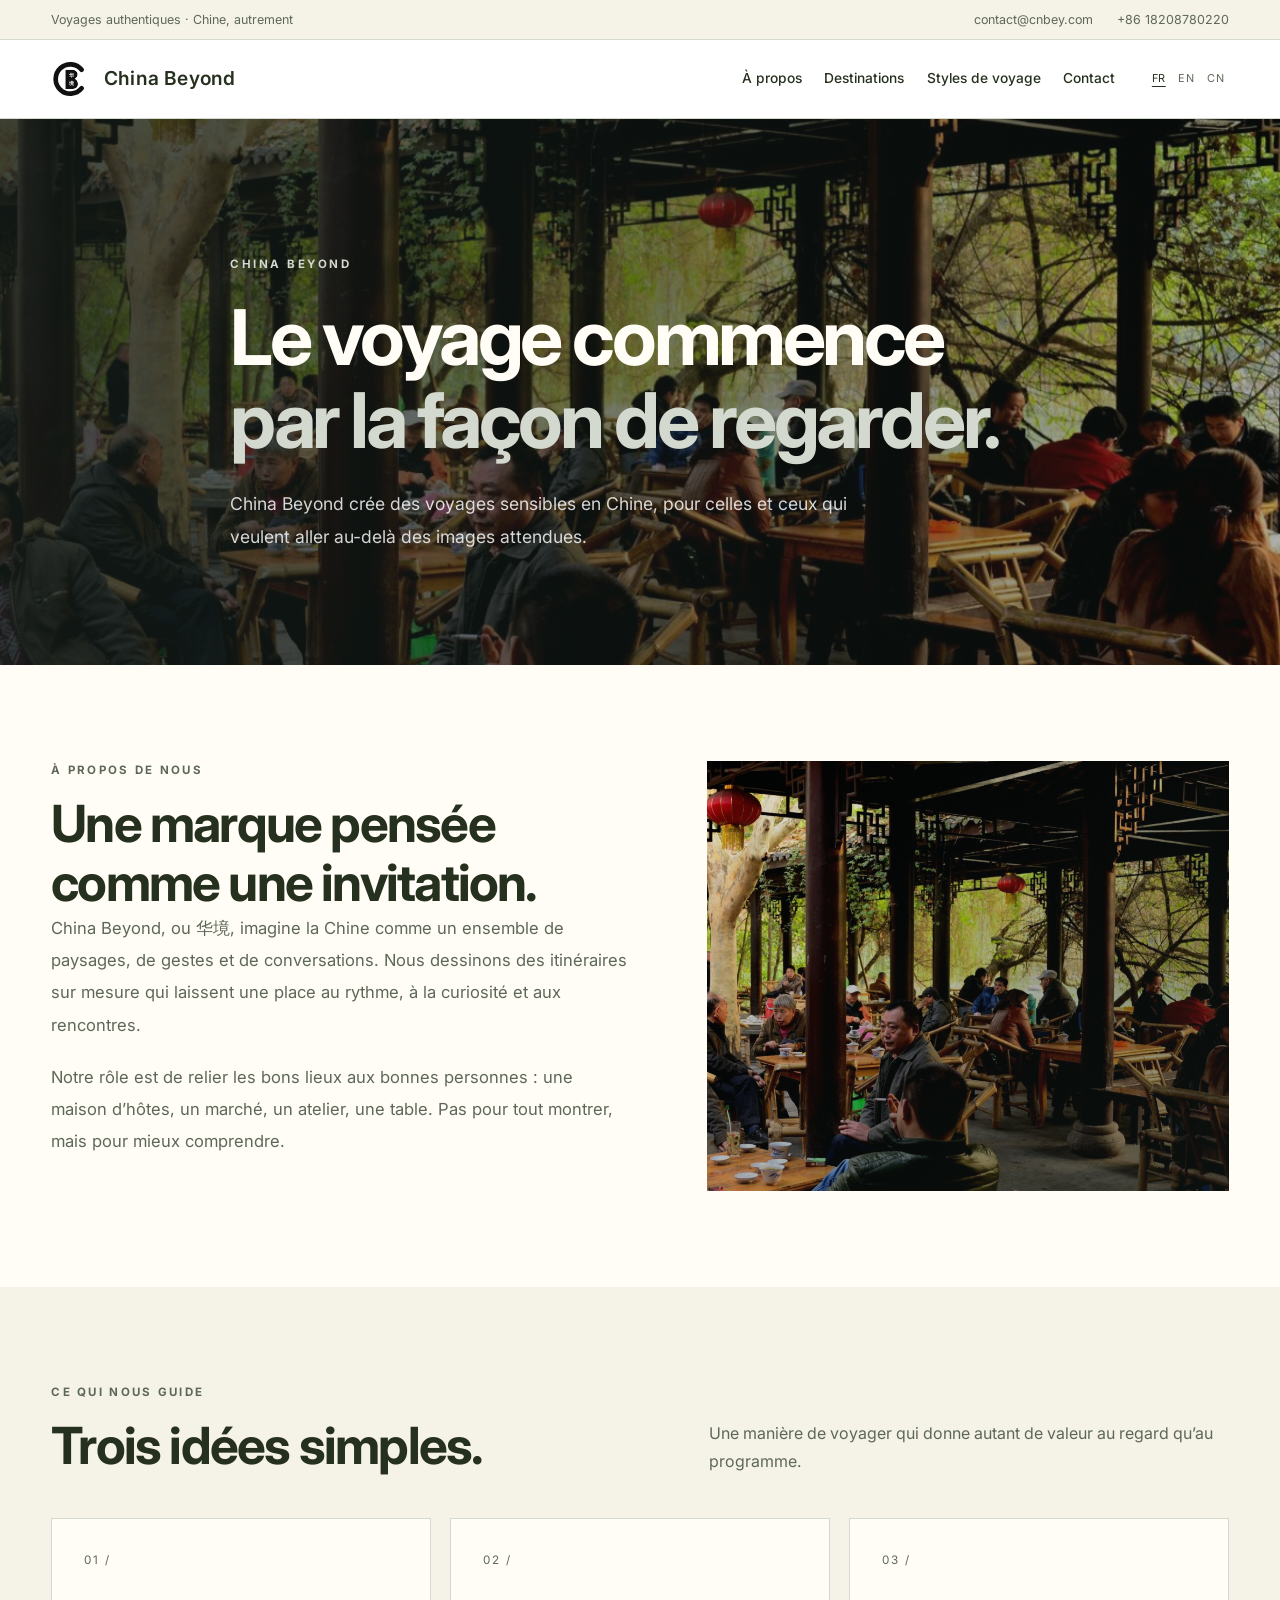
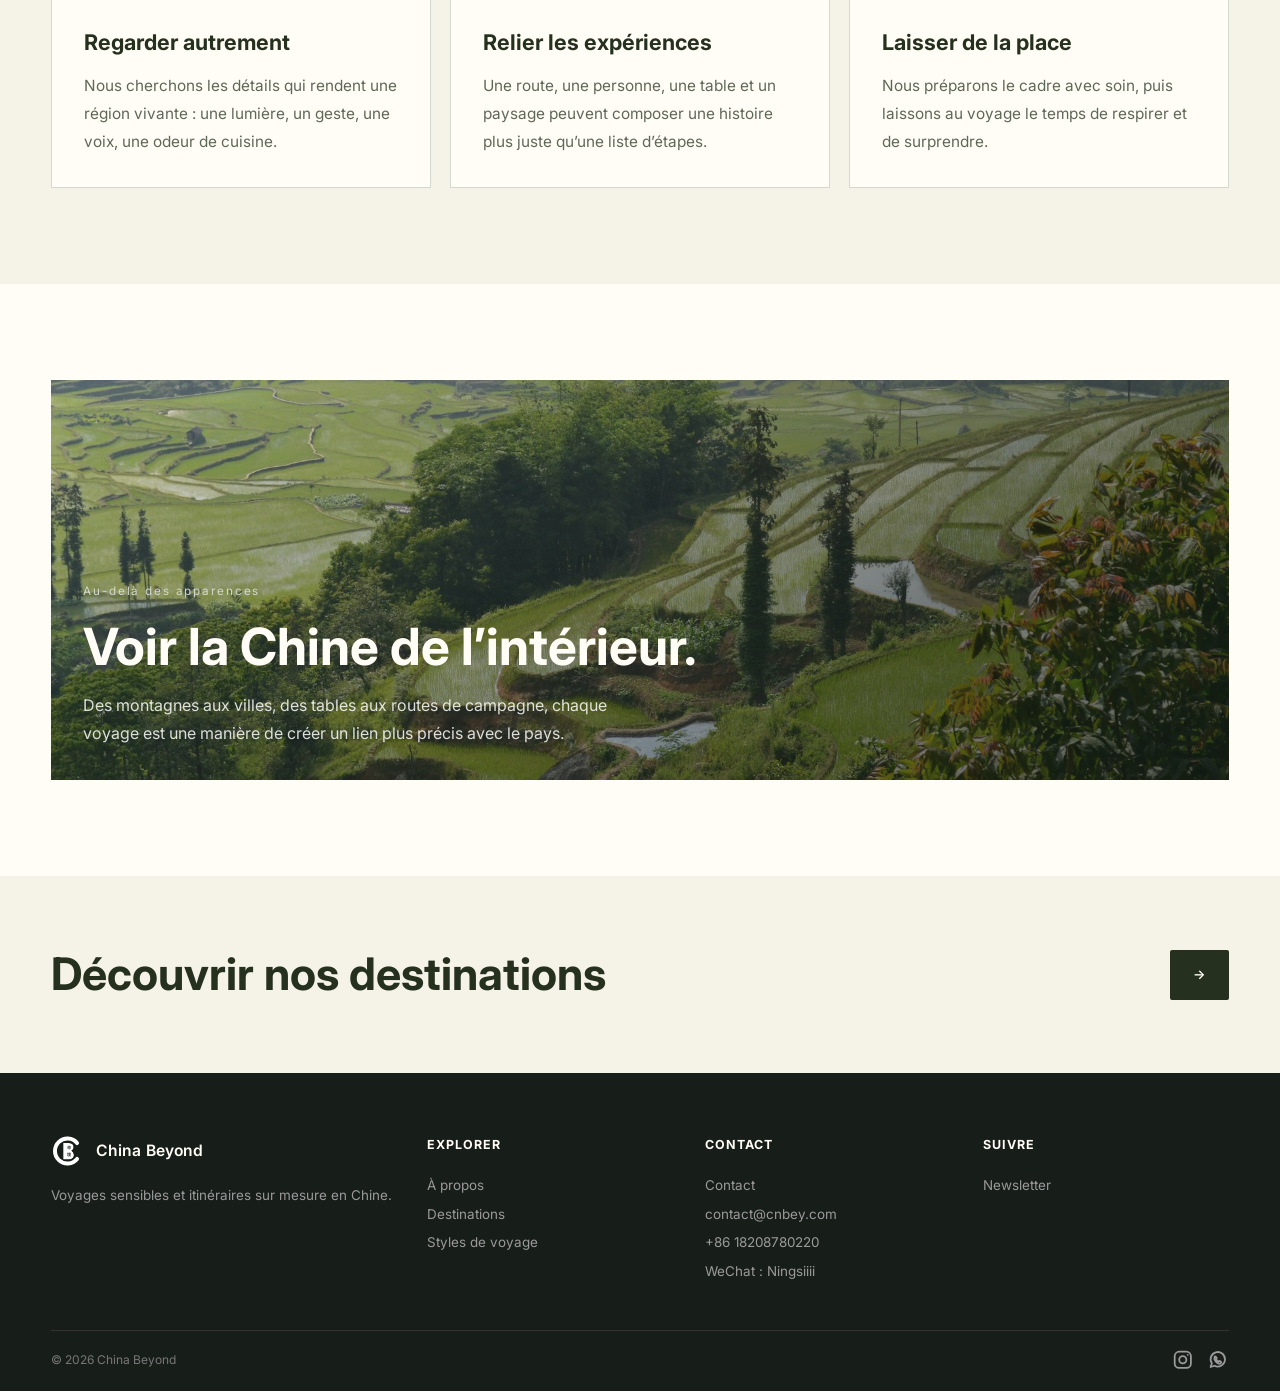
<file: about.html>
<!DOCTYPE html>
<html lang="fr" data-locale="fr">
<head><meta charset="UTF-8"/><meta name="viewport" content="width=device-width, initial-scale=1.0"/><title>China Beyond — À propos</title><link rel="icon" type="image/svg+xml" href="assets/china-beyond-mark-v13.svg"/><link rel="stylesheet" href="pages.css?v=hero-bottom-v1"/></head>
<body class="about-page">
  <div class="top-bar"><div class="container top-bar-inner"><span data-i18n="topline">Voyages authentiques · Chine, autrement</span><div class="top-links"><a href="mailto:contact@cnbey.com">contact@cnbey.com</a><a href="tel:+8618208780220">+86 18208780220</a></div></div></div>
  <header><div class="container nav-inner"><a class="logo" href="index.html"><img class="logo-mark" src="assets/china-beyond-mark-v13.svg" alt=""/><span class="logo-wordmark">China Beyond</span></a><div class="nav-wrapper"><nav class="nav-links" id="navLinks"><a href="about.html" data-about-i18n="navAbout">À propos</a><a href="destinations.html" data-i18n="navDestinations">Destinations</a><a href="styles.html" data-i18n="navStyles">Styles de voyage</a><a href="contact.html" data-i18n="navContact">Contact</a></nav><div class="nav-actions"><div class="lang-switcher" data-i18n-attr="aria-label:languageLabel"><button class="lang-btn active" data-lang="fr">FR</button><button class="lang-btn" data-lang="en">EN</button><button class="lang-btn" data-lang="zh">CN</button></div><button class="menu-toggle" id="menuToggle" aria-label="Menu" data-i18n-attr="aria-label:menuLabel"><span></span><span></span><span></span></button></div></div></div></header>
  <main>
    <section class="page-hero"><div class="container page-hero-inner"><div class="page-kicker" data-about-i18n="aboutKicker">China Beyond</div><h1 class="page-title" data-about-i18n="aboutTitle">Le voyage commence<br><span>par la façon de regarder.</span></h1><p class="page-lede" data-about-i18n="aboutLede">China Beyond crée des voyages sensibles en Chine, pour celles et ceux qui veulent aller au-delà des images attendues.</p></div></section>
    <section class="page-section"><div class="container list-layout about-story"><div><div class="section-kicker" data-about-i18n="aboutStoryKicker">À propos de nous</div><h2 class="section-title" data-about-i18n="aboutStoryTitle">Une marque pensée comme une invitation.</h2><p data-about-i18n="aboutStoryText">China Beyond, ou 华境, imagine la Chine comme un ensemble de paysages, de gestes et de conversations. Nous dessinons des itinéraires sur mesure qui laissent une place au rythme, à la curiosité et aux rencontres.</p><p data-about-i18n="aboutStoryText2">Notre rôle est de relier les bons lieux aux bonnes personnes : une maison d’hôtes, un marché, un atelier, une table. Pas pour tout montrer, mais pour mieux comprendre.</p></div><div class="about-story-photo" role="img" aria-label="Tea house in China" style="--image:url('assets/china-beyond/chengdu-teahouse.jpg')"></div></div></section>
    <section class="page-section paper"><div class="container"><div class="section-head"><div><div class="section-kicker" data-about-i18n="aboutPrinciplesKicker">Ce qui nous guide</div><h2 class="section-title" data-about-i18n="aboutPrinciplesTitle">Trois idées simples.</h2></div><p class="section-subtitle" data-about-i18n="aboutPrinciplesLede">Une manière de voyager qui donne autant de valeur au regard qu’au programme.</p></div><div class="grid-3"><article class="card"><div class="card-number">01 /</div><h3 data-about-i18n="aboutP1Title">Regarder autrement</h3><p data-about-i18n="aboutP1Text">Nous cherchons les détails qui rendent une région vivante : une lumière, un geste, une voix, une odeur de cuisine.</p></article><article class="card"><div class="card-number">02 /</div><h3 data-about-i18n="aboutP2Title">Relier les expériences</h3><p data-about-i18n="aboutP2Text">Une route, une personne, une table et un paysage peuvent composer une histoire plus juste qu’une liste d’étapes.</p></article><article class="card"><div class="card-number">03 /</div><h3 data-about-i18n="aboutP3Title">Laisser de la place</h3><p data-about-i18n="aboutP3Text">Nous préparons le cadre avec soin, puis laissons au voyage le temps de respirer et de surprendre.</p></article></div></div></section>
    <section class="page-section"><div class="container"><div class="about-feature image-card" role="img" aria-label="Rice terraces in Yunnan" style="--image:url('assets/china-beyond/yunnan-rice-terraces.jpg')"><div><div class="card-number" data-about-i18n="aboutFeatureKicker">Au-delà des apparences</div><h2 data-about-i18n="aboutFeatureTitle">Voir la Chine de l’intérieur.</h2><p data-about-i18n="aboutFeatureText">Des montagnes aux villes, des tables aux routes de campagne, chaque voyage est une manière de créer un lien plus précis avec le pays.</p></div></div></div></section>
    <section class="page-cta"><div class="container page-cta-inner"><h2 data-about-i18n="aboutCta">Découvrir nos destinations</h2><a class="btn btn-primary" href="destinations.html">→</a></div></section>
  </main>
  <footer class="site-footer"><div class="container"><div class="footer-grid"><div><div class="footer-logo"><img class="logo-mark" src="assets/china-beyond-mark-v13-inverse.svg" alt=""/><span class="logo-wordmark">China Beyond</span></div><p data-about-i18n="aboutFooter">Voyages sensibles et itinéraires sur mesure en Chine.</p></div><div class="footer-col"><h4 data-i18n="footerExplore">Explorer</h4><a href="about.html" data-about-i18n="navAbout">À propos</a><a href="destinations.html" data-i18n="navDestinations">Destinations</a><a href="styles.html" data-i18n="navStyles">Styles de voyage</a></div><div class="footer-col"><h4 data-i18n="footerContact">Contact</h4><a href="contact.html" data-i18n="navContact">Contact</a><a href="mailto:contact@cnbey.com">contact@cnbey.com</a><a href="tel:+8618208780220">+86 18208780220</a><a class="wechat-footer-link" href="weixin://dl/chat?Ningsiiii" data-i18n="footerWeChat">WeChat : Ningsiiii</a></div><div class="footer-col"><h4 data-i18n="footerFollow">Suivre</h4><a href="mailto:contact@cnbey.com" data-i18n="footerNewsletter">Newsletter</a></div></div><div class="footer-bottom"><span>© 2026 China Beyond</span><div class="footer-social" aria-label="Social links"><a href="https://www.instagram.com/" target="_blank" rel="noopener noreferrer" aria-label="Instagram" title="Instagram"><svg viewBox="0 0 24 24" fill="none" stroke="currentColor" stroke-width="2" aria-hidden="true"><rect x="3" y="3" width="18" height="18" rx="5"/><circle cx="12" cy="12" r="4"/><circle cx="17.5" cy="6.5" r="1" fill="currentColor" stroke="none"/></svg></a><a href="https://wa.me/8618208780220" target="_blank" rel="noopener noreferrer" aria-label="WhatsApp" title="WhatsApp"><svg viewBox="0 0 24 24" fill="none" stroke="currentColor" stroke-width="2" stroke-linecap="round" stroke-linejoin="round" aria-hidden="true"><path d="M20 11.5a8 8 0 0 1-11.7 7.1L4 20l1.4-4.1A8 8 0 1 1 20 11.5Z"/><path d="M8.5 8.5c.3-.4.8-.4 1.1-.1l1.1 1.4c.2.3.2.7-.1 1l-.5.5c.6 1.1 1.5 2 2.6 2.6l.5-.5c.3-.3.7-.3 1-.1l1.4 1.1c.3.3.2.8-.1 1.1l-.5.5c-.4.4-1 .6-1.6.4-2.1-.7-4.5-3.1-5.2-5.2-.2-.6 0-1.2.4-1.6l.5-.5Z"/></svg></a></div></div></div></footer>
  <script src="pages.js?v=footer-social-v1"></script>
  <script>
    const aboutCopy={
      fr:{navAbout:'À propos',aboutKicker:'China Beyond',aboutTitle:'Le voyage commence<br><span>par la façon de regarder.</span>',aboutLede:'China Beyond crée des voyages sensibles en Chine, pour celles et ceux qui veulent aller au-delà des images attendues.',aboutStoryKicker:'À propos de nous',aboutStoryTitle:'Une marque pensée comme une invitation.',aboutStoryText:'China Beyond, ou 华境, imagine la Chine comme un ensemble de paysages, de gestes et de conversations. Nous dessinons des itinéraires sur mesure qui laissent une place au rythme, à la curiosité et aux rencontres.',aboutStoryText2:'Notre rôle est de relier les bons lieux aux bonnes personnes : une maison d’hôtes, un marché, un atelier, une table. Pas pour tout montrer, mais pour mieux comprendre.',aboutPrinciplesKicker:'Ce qui nous guide',aboutPrinciplesTitle:'Trois idées simples.',aboutPrinciplesLede:'Une manière de voyager qui donne autant de valeur au regard qu’au programme.',aboutP1Title:'Regarder autrement',aboutP1Text:'Nous cherchons les détails qui rendent une région vivante : une lumière, un geste, une voix, une odeur de cuisine.',aboutP2Title:'Relier les expériences',aboutP2Text:'Une route, une personne, une table et un paysage peuvent composer une histoire plus juste qu’une liste d’étapes.',aboutP3Title:'Laisser de la place',aboutP3Text:'Nous préparons le cadre avec soin, puis laissons au voyage le temps de respirer et de surprendre.',aboutFeatureKicker:'Au-delà des apparences',aboutFeatureTitle:'Voir la Chine de l’intérieur.',aboutFeatureText:'Des montagnes aux villes, des tables aux routes de campagne, chaque voyage est une manière de créer un lien plus précis avec le pays.',aboutCta:'Découvrir nos destinations',aboutFooter:'Voyages sensibles et itinéraires sur mesure en Chine.'},
      en:{navAbout:'About',aboutKicker:'China Beyond',aboutTitle:'Travel begins<br><span>with the way we look.</span>',aboutLede:'China Beyond creates thoughtful journeys in China for travellers who want to go beyond the expected image.',aboutStoryKicker:'About us',aboutStoryTitle:'A brand designed as an invitation.',aboutStoryText:'China Beyond, or 华境, sees China as a living collection of landscapes, gestures and conversations. We create bespoke itineraries with room for rhythm, curiosity and encounters.',aboutStoryText2:'Our role is to connect the right places with the right people: a guesthouse, a market, a workshop, a table. Not to show everything, but to understand more.',aboutPrinciplesKicker:'What guides us',aboutPrinciplesTitle:'Three simple ideas.',aboutPrinciplesLede:'A way of travelling that values the way you look as much as the itinerary itself.',aboutP1Title:'Look differently',aboutP1Text:'We look for the details that make a region feel alive: a light, a gesture, a voice, the smell of a kitchen.',aboutP2Title:'Connect the moments',aboutP2Text:'A road, a person, a table and a landscape can tell a truer story than a list of stops.',aboutP3Title:'Leave room',aboutP3Text:'We prepare the frame with care, then let the journey breathe and surprise you.',aboutFeatureKicker:'Beyond appearances',aboutFeatureTitle:'See China from within.',aboutFeatureText:'From mountains to cities, tables to country roads, every journey creates a more precise connection with the country.',aboutCta:'Explore our destinations',aboutFooter:'Thoughtful journeys and bespoke itineraries in China.'},
      zh:{navAbout:'关于我们',aboutKicker:'China Beyond · 华境',aboutTitle:'旅行，从<br><span>你如何观看开始。</span>',aboutLede:'China Beyond 为想要走出既定想象的人，设计真实而深入的中国旅程。',aboutStoryKicker:'关于 China Beyond',aboutStoryTitle:'一个以邀请为出发点的品牌。',aboutStoryText:'China Beyond，也就是华境，把中国看作由山河、日常与真实对话组成的整体。我们设计定制路线，为节奏、好奇心与人与人的相遇留出空间。',aboutStoryText2:'我们的工作，是把合适的地方与合适的人连接起来：一家民宿、一个市场、一间工作室、一张餐桌。不是为了展示一切，而是为了更好地理解。',aboutPrinciplesKicker:'我们相信的事',aboutPrinciplesTitle:'三个简单的想法。',aboutPrinciplesLede:'好的旅行，不只在于去了哪里，也在于你如何看见一个地方。',aboutP1Title:'换一种方式观看',aboutP1Text:'寻找让一个地方真正鲜活的细节：一束光、一个动作、一种声音、一缕饭菜香。',aboutP2Title:'把体验连接起来',aboutP2Text:'一条路、一个人、一张餐桌与一幅风景，组成比景点清单更真实的故事。',aboutP3Title:'为意外留位置',aboutP3Text:'我们认真准备旅程的框架，也让旅程保持呼吸和惊喜。',aboutFeatureKicker:'不止于表象',aboutFeatureTitle:'从内部看见中国。',aboutFeatureText:'从山河到城市，从餐桌到乡间公路，每一段旅程都在建立与中国更准确的联系。',aboutCta:'探索我们的目的地',aboutFooter:'为你设计真实、深入的中国旅程。'}
    };
    const applyAboutLocale=(locale)=>{const dict=aboutCopy[locale]||aboutCopy.fr;document.querySelectorAll('[data-about-i18n]').forEach(el=>{const key=el.dataset.aboutI18n;if(dict[key]!==undefined)el.innerHTML=dict[key]});document.documentElement.lang=locale==='zh'?'zh-CN':locale};
    document.querySelectorAll('.lang-btn').forEach(btn=>btn.addEventListener('click',()=>setTimeout(()=>applyAboutLocale(btn.dataset.lang),0)));
    applyAboutLocale(localStorage.getItem('china-beyond-locale')||'fr');
  </script>
</body></html>
</file>
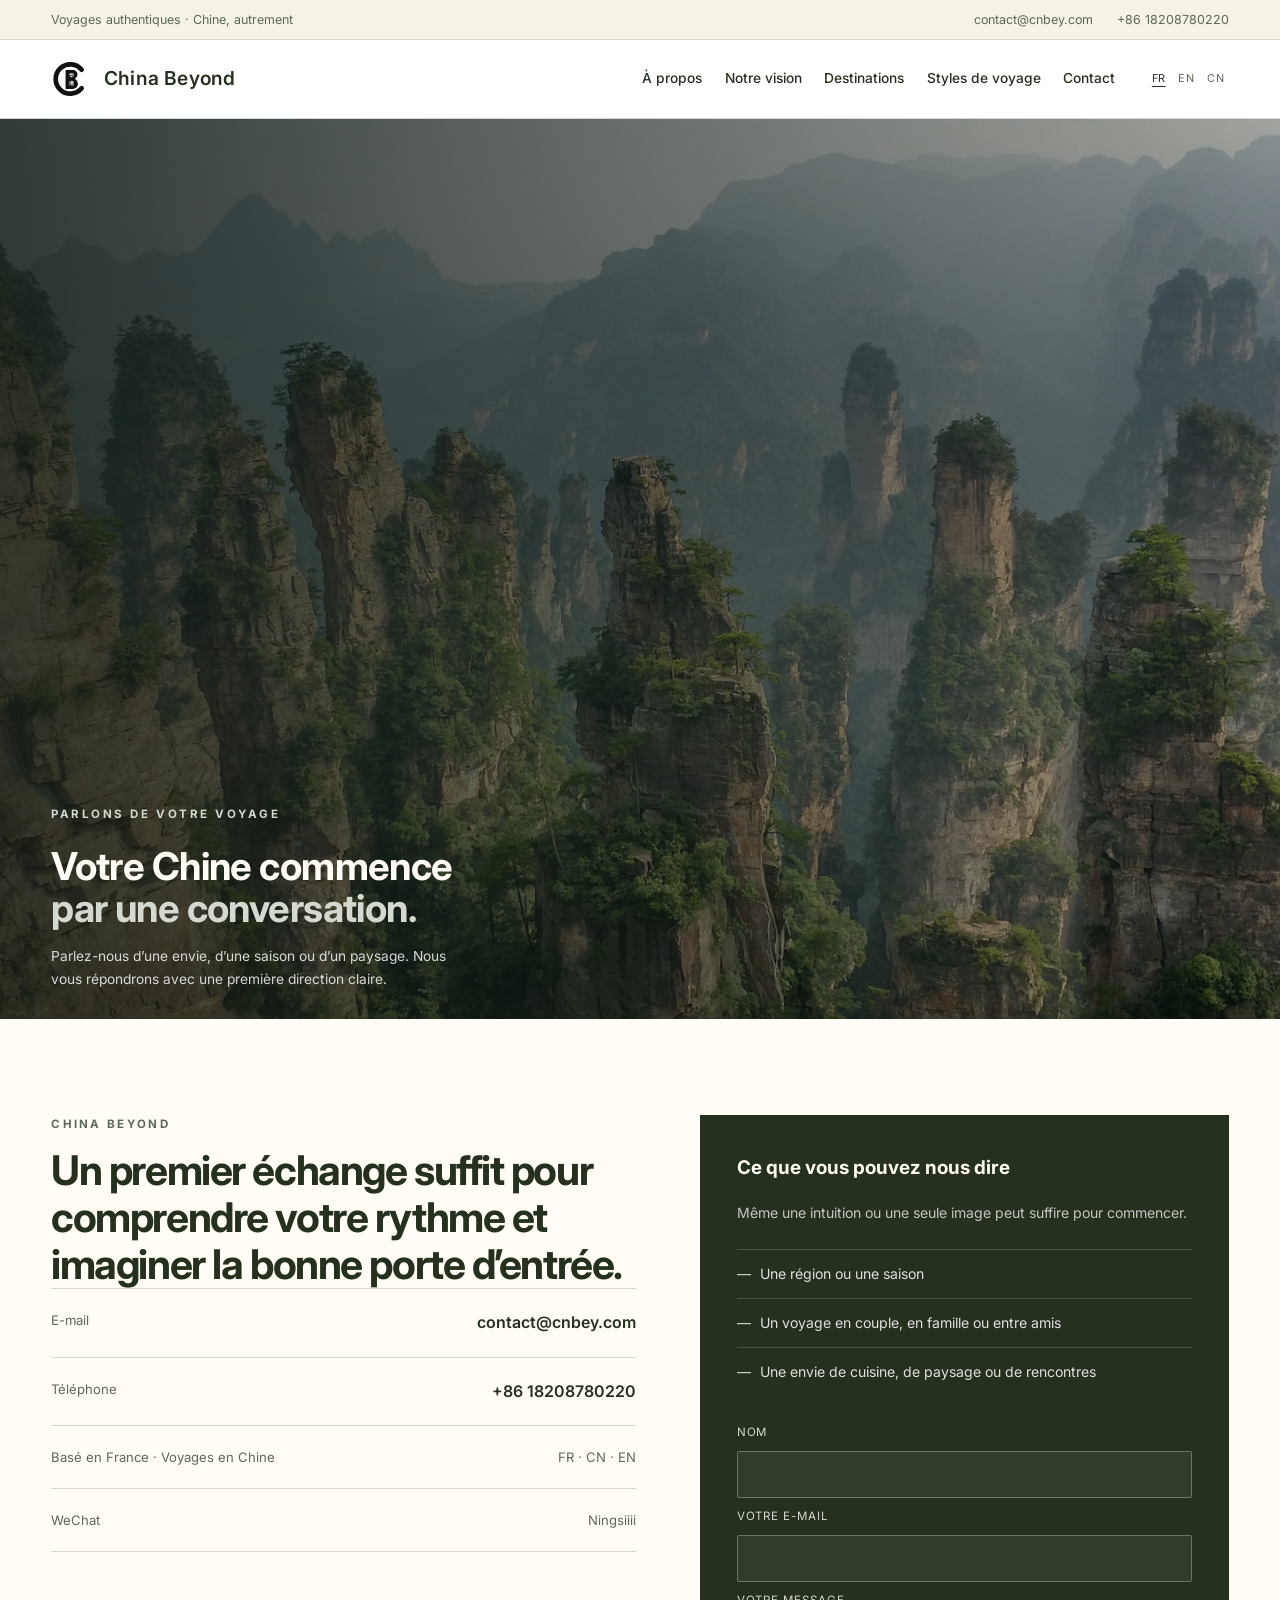
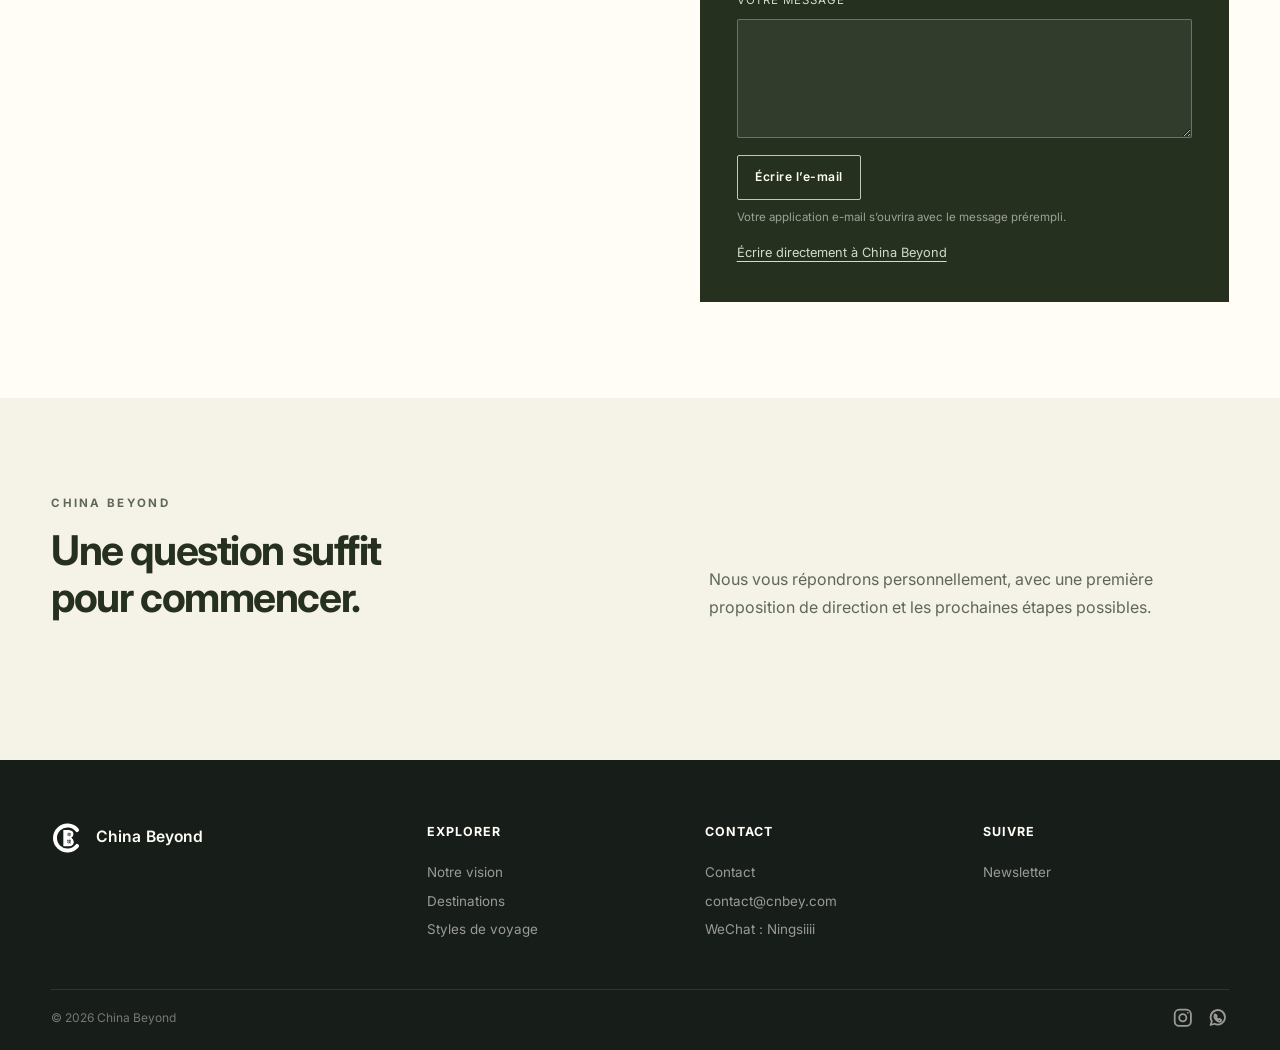
<file: contact.html>
<!DOCTYPE html>
<html lang="fr" data-locale="fr">
<head><meta charset="UTF-8"/><meta name="viewport" content="width=device-width, initial-scale=1.0"/><title>China Beyond — Contact</title><link rel="icon" type="image/svg+xml" href="assets/china-beyond-mark-v13.svg"/><link rel="stylesheet" href="pages.css?v=contact-hero-v2"/></head>
<body class="contact-page">
  <div class="top-bar"><div class="container top-bar-inner"><span data-i18n="topline">Voyages authentiques · Chine, autrement</span><div class="top-links"><a href="mailto:contact@cnbey.com">contact@cnbey.com</a><a href="tel:+8618208780220">+86 18208780220</a></div></div></div>
  <header><div class="container nav-inner"><a class="logo" href="index.html"><img class="logo-mark" src="assets/china-beyond-mark-v13.svg" alt=""/><span class="logo-wordmark">China Beyond</span></a><div class="nav-wrapper"><nav class="nav-links" id="navLinks"><a href="about.html" data-i18n="navAbout">À propos</a><a href="vision.html" data-i18n="navVision">Notre vision</a><a href="destinations.html" data-i18n="navDestinations">Destinations</a><a href="styles.html" data-i18n="navStyles">Styles de voyage</a><a href="contact.html" data-i18n="navContact">Contact</a></nav><div class="nav-actions"><div class="lang-switcher" data-i18n-attr="aria-label:languageLabel"><button class="lang-btn active" data-lang="fr">FR</button><button class="lang-btn" data-lang="en">EN</button><button class="lang-btn" data-lang="zh">CN</button></div><button class="menu-toggle" id="menuToggle" aria-label="Menu" data-i18n-attr="aria-label:menuLabel"><span></span><span></span><span></span></button></div></div></div></header>
  <main>
    <section class="page-hero"><div class="container page-hero-inner"><div class="page-kicker" data-i18n="contactKicker">Parlons de votre voyage</div><h1 class="page-title" data-i18n="contactTitle">Votre Chine commence<br><span>par une conversation.</span></h1><p class="page-lede" data-i18n="contactLede">Parlez-nous d’une envie, d’une saison ou d’un paysage. Nous vous répondrons avec une première direction claire.</p></div></section>
    <section class="page-section"><div class="container contact-grid"><div class="contact-copy"><div class="section-kicker">China Beyond</div><h2 class="section-title" data-i18n="contactIntro">Un premier échange suffit pour comprendre votre rythme et imaginer la bonne porte d’entrée.</h2><div class="contact-list"><div class="contact-item"><span data-i18n="contactEmailLabel">E-mail</span><a href="mailto:contact@cnbey.com">contact@cnbey.com</a></div><div class="contact-item"><span data-i18n="contactPhoneLabel">Téléphone</span><a href="tel:+8618208780220">+86 18208780220</a></div><div class="contact-item"><span data-i18n="contactLocationLabel">Basé en France · Voyages en Chine</span><span>FR · CN · EN</span></div><div class="contact-item"><span data-i18n="contactWechatLabel">WeChat</span><span>Ningsiiii</span></div></div></div><aside class="contact-panel"><h3 data-i18n="contactPanelTitle">Ce que vous pouvez nous dire</h3><p data-i18n="contactPanelText">Même une intuition ou une seule image peut suffire pour commencer.</p><ul class="inquiry-list"><li data-i18n="inquiry1">Une région ou une saison</li><li data-i18n="inquiry2">Un voyage en couple, en famille ou entre amis</li><li data-i18n="inquiry3">Une envie de cuisine, de paysage ou de rencontres</li></ul><form class="contact-form" id="contactFormV2"><label for="contactName" data-i18n="contactNameLabel">Nom</label><input id="contactName" name="name" type="text" autocomplete="name"/><label for="contactEmail" data-i18n="contactEmailFieldLabel">Votre e-mail</label><input id="contactEmail" name="email" type="email" autocomplete="email" required/><label for="contactMessage" data-i18n="contactMessageLabel">Votre message</label><textarea id="contactMessage" name="message" rows="4"></textarea><button class="btn btn-outline" type="submit" data-i18n="contactFormSubmit">Écrire l’e-mail</button><span class="contact-form-hint" data-i18n="contactFormHint">Votre application e-mail s’ouvrira avec le message prérempli.</span></form><a class="contact-direct-link" href="mailto:contact@cnbey.com?subject=China%20Beyond%20—%20Travel%20enquiry" data-i18n="contactButton">Écrire directement à China Beyond</a></aside></div></section>
    <section class="page-section paper"><div class="container"><div class="section-head"><div><div class="section-kicker">China Beyond</div><h2 class="section-title" data-contact-i18n="contactPaperTitle">Une question suffit<br>pour commencer.</h2></div><p class="section-subtitle" data-contact-i18n="contactPaperSubtitle">Nous vous répondrons personnellement, avec une première proposition de direction et les prochaines étapes possibles.</p></div></div></section>
  </main>
  <footer class="site-footer"><div class="container"><div class="footer-grid"><div><div class="footer-logo"><img class="logo-mark" src="assets/china-beyond-mark-v13-inverse.svg" alt=""/><span class="logo-wordmark">China Beyond</span></div></div><div class="footer-col"><h4 data-i18n="footerExplore">Explorer</h4><a href="vision.html" data-i18n="navVision">Notre vision</a><a href="destinations.html" data-i18n="navDestinations">Destinations</a><a href="styles.html" data-i18n="navStyles">Styles de voyage</a></div><div class="footer-col"><h4 data-i18n="footerContact">Contact</h4><a href="contact.html" data-i18n="navContact">Contact</a><a href="mailto:contact@cnbey.com">contact@cnbey.com</a><a class="wechat-footer-link" href="weixin://dl/chat?Ningsiiii" data-contact-i18n="footerWechat" data-i18n="footerWeChat">WeChat: Ningsiiii</a></div><div class="footer-col"><h4 data-i18n="footerFollow">Suivre</h4><a href="mailto:contact@cnbey.com" data-contact-i18n="footerNewsletter" data-i18n="footerNewsletter">Newsletter</a></div></div><div class="footer-bottom"><span>© 2026 China Beyond</span><div class="footer-social" aria-label="Social links"><a href="https://www.instagram.com/" target="_blank" rel="noopener noreferrer" aria-label="Instagram" title="Instagram"><svg viewBox="0 0 24 24" fill="none" stroke="currentColor" stroke-width="2" aria-hidden="true"><rect x="3" y="3" width="18" height="18" rx="5"/><circle cx="12" cy="12" r="4"/><circle cx="17.5" cy="6.5" r="1" fill="currentColor" stroke="none"/></svg></a><a href="https://wa.me/8618208780220" target="_blank" rel="noopener noreferrer" aria-label="WhatsApp" title="WhatsApp"><svg viewBox="0 0 24 24" fill="none" stroke="currentColor" stroke-width="2" stroke-linecap="round" stroke-linejoin="round" aria-hidden="true"><path d="M20 11.5a8 8 0 0 1-11.7 7.1L4 20l1.4-4.1A8 8 0 1 1 20 11.5Z"/><path d="M8.5 8.5c.3-.4.8-.4 1.1-.1l1.1 1.4c.2.3.2.7-.1 1l-.5.5c.6 1.1 1.5 2 2.6 2.6l.5-.5c.3-.3.7-.3 1-.1l1.4 1.1c.3.3.2.8-.1 1.1l-.5.5c-.4.4-1 .6-1.6.4-2.1-.7-4.5-3.1-5.2-5.2-.2-.6 0-1.2.4-1.6l.5-.5Z"/></svg></a></div></div></div></footer>
  <style>
    body.contact-page .page-hero{min-height:100svh!important;display:flex!important;align-items:flex-end!important;padding:0 0 1.75rem!important}
    body.contact-page .page-hero-inner{max-width:none!important;width:min(92%,1240px)!important;margin:0 auto!important}
    body.contact-page .page-title{font-size:clamp(1.65rem,3vw,2.7rem)!important;line-height:1.08!important;letter-spacing:-.015em!important;margin-bottom:1rem!important}
    body.contact-page .page-lede{max-width:420px!important;font-size:.86rem!important;line-height:1.65!important}
    @media(max-width:720px){body.contact-page .page-hero{padding:0 0 1rem!important}body.contact-page .page-title{font-size:clamp(1.15rem,5.6vw,1.65rem)!important;line-height:1.05!important;margin-bottom:.75rem!important}body.contact-page .page-lede{font-size:.8rem!important;line-height:1.55!important}}
  </style>
  <script src="pages.js?v=footer-social-v1"></script>
  <script>
    const contactExtraCopy={
      fr:{contactPaperTitle:'Une question suffit<br>pour commencer.',contactPaperSubtitle:'Nous vous répondrons personnellement, avec une première proposition de direction et les prochaines étapes possibles.',footerWechat:'WeChat : Ningsiiii',footerNewsletter:'Newsletter',footerNote:'La Chine au-delà des apparences · Voyages authentiques · Voyage sur mesure en Chine'},
      en:{contactPaperTitle:'One question is enough<br>to begin.',contactPaperSubtitle:'We will reply personally, with a first direction and the possible next steps.',footerWechat:'WeChat: Ningsiiii',footerNewsletter:'Newsletter',footerNote:'China beyond appearances · Authentic journeys · Bespoke journeys through China'},
      zh:{contactPaperTitle:'一个问题，就可以<br>开始。',contactPaperSubtitle:'我们会亲自回复你，给出第一步方向，以及接下来可以怎样展开。',footerWechat:'微信：Ningsiiii',footerNewsletter:'订阅通讯',footerNote:'中国不止于表象 · 真正的旅行 · 定制深度中国旅行'}
    };
    const applyContactExtraCopy=(locale)=>{const copy=contactExtraCopy[locale]||contactExtraCopy.fr;document.querySelectorAll('[data-contact-i18n]').forEach(el=>{const key=el.dataset.contactI18n;if(copy[key]!==undefined)el.innerHTML=copy[key]});};
    document.querySelectorAll('.lang-btn').forEach(btn=>btn.addEventListener('click',()=>setTimeout(()=>applyContactExtraCopy(btn.dataset.lang),0)));
    applyContactExtraCopy(localStorage.getItem('china-beyond-locale')||'fr');
    document.getElementById('contactFormV2')?.addEventListener('submit',(event)=>{event.preventDefault();const name=document.getElementById('contactName').value.trim();const email=document.getElementById('contactEmail').value.trim();const message=document.getElementById('contactMessage').value.trim();const subject=encodeURIComponent('China Beyond — Travel enquiry');const body=encodeURIComponent('Name: '+name+'\nEmail: '+email+'\n\n'+message);window.location.href='mailto:contact@cnbey.com?subject='+subject+'&body='+body});
  </script>
</body>
</html>
</file>
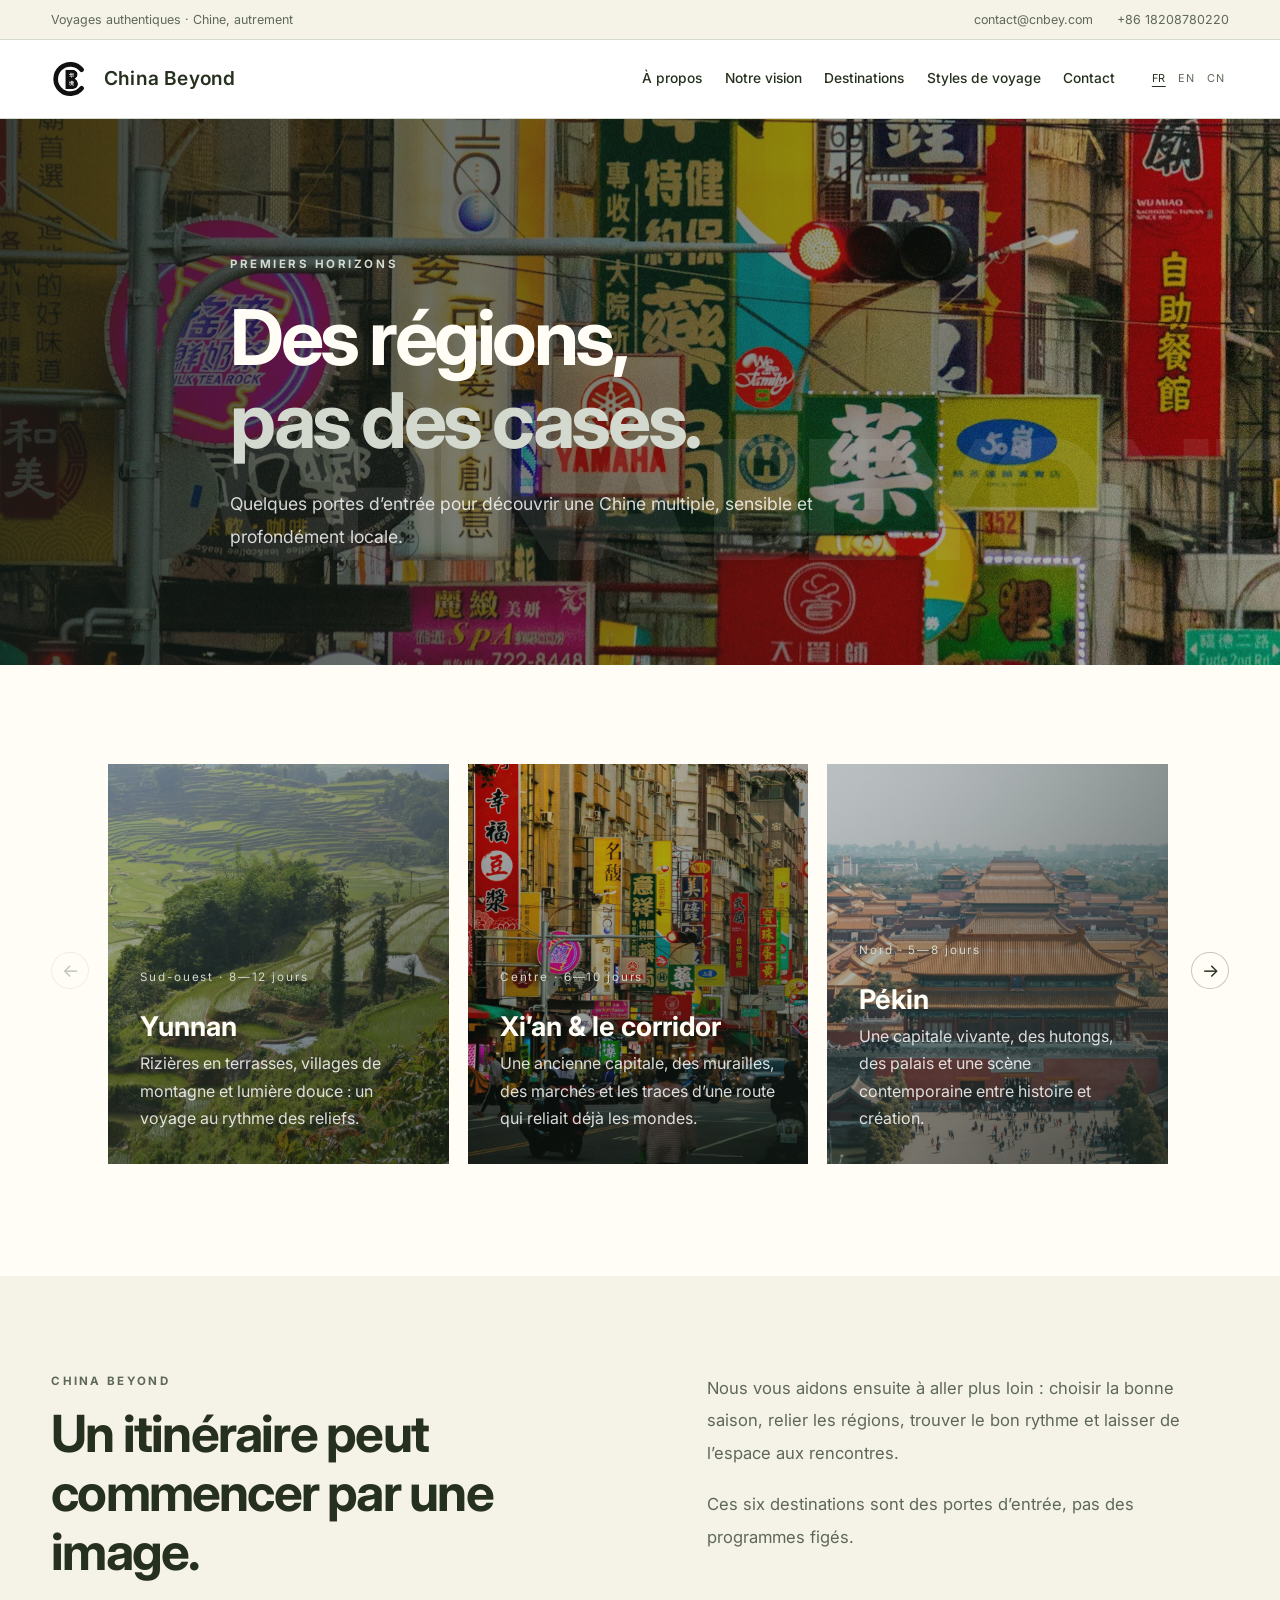
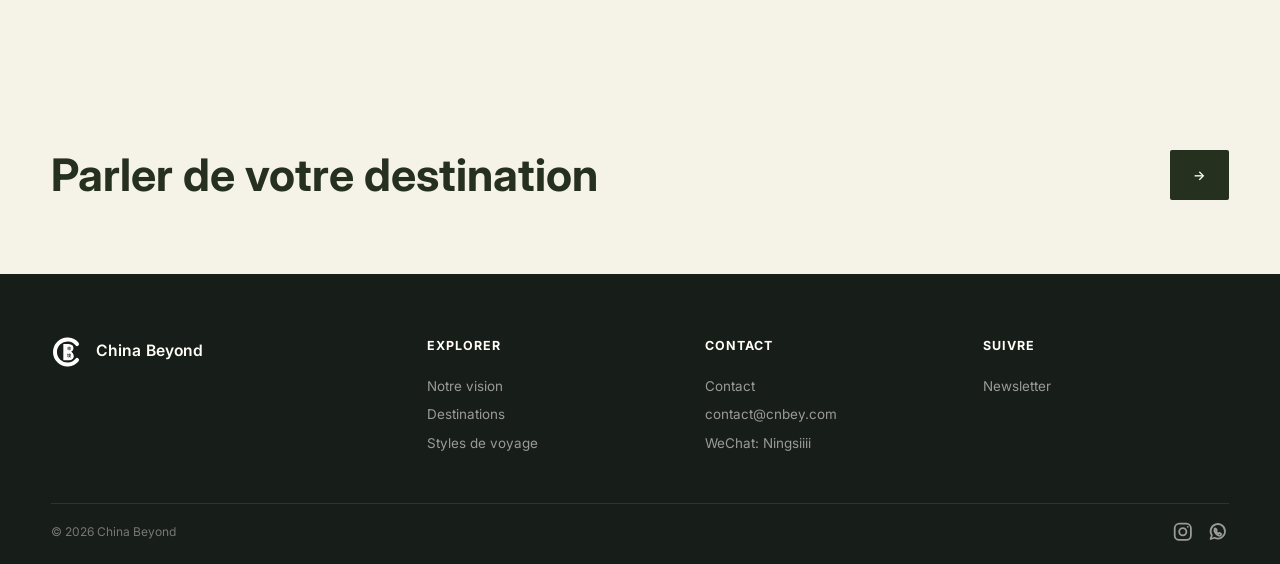
<file: destinations.html>
<!DOCTYPE html>
<html lang="fr" data-locale="fr">
<head><meta charset="UTF-8"/><meta name="viewport" content="width=device-width, initial-scale=1.0"/><title>China Beyond — Destinations</title><link rel="icon" type="image/svg+xml" href="assets/china-beyond-mark-v13.svg"/><link rel="stylesheet" href="pages.css?v=hero-bottom-v1"/><style>
.destination-carousel{position:relative;display:flex;align-items:center;gap:clamp(.65rem,1.6vw,1.2rem)}
.destination-carousel-track{display:flex;flex:1;min-width:0;gap:1.2rem;overflow-x:auto;padding:.15rem .15rem 1rem;scroll-snap-type:x mandatory;scroll-behavior:smooth;scrollbar-width:none;overscroll-behavior-x:contain;touch-action:pan-x}
.destination-carousel-track::-webkit-scrollbar{display:none}
.destination-carousel-track .image-card{flex:0 0 calc((100% - 2.4rem)/3);min-width:0;min-height:400px;scroll-snap-align:start}
.destination-carousel-arrow{flex:0 0 2.35rem;width:2.35rem;height:2.35rem;padding:0;border:1px solid rgba(38,48,31,.26);border-radius:50%;background:var(--white);color:var(--dark);font-size:1.15rem;line-height:1;cursor:pointer;transition:background .2s,color .2s,border-color .2s,opacity .2s}
.destination-carousel-arrow:hover:not(:disabled){background:var(--dark);border-color:var(--dark);color:var(--white)}
.destination-carousel-arrow:disabled{opacity:.28;cursor:default}
@media(max-width:900px){.destination-carousel-track .image-card{flex-basis:calc((100% - 1.2rem)/2)}}
@media(max-width:600px){.destinations-page-carousel-section{padding-top:3.7rem;padding-bottom:3.8rem}.destination-carousel{gap:.45rem;margin:0 -.2rem}.destination-carousel-track{gap:.75rem;padding:.15rem .45rem 1.05rem}.destination-carousel-track .image-card{flex-basis:82vw;min-height:425px;padding:1.35rem}.destination-carousel-arrow{flex-basis:2rem;width:2rem;height:2rem;font-size:1rem}.destination-carousel-track .image-card h3{font-size:1.45rem}.destination-carousel-track .image-card p{font-size:.86rem;line-height:1.65}}
</style></head>
<body class="destinations-page">
  <div class="top-bar"><div class="container top-bar-inner"><span data-i18n="topline">Voyages authentiques · Chine, autrement</span><div class="top-links"><a href="mailto:contact@cnbey.com">contact@cnbey.com</a><a href="tel:+8618208780220">+86 18208780220</a></div></div></div>
  <header><div class="container nav-inner"><a class="logo" href="index.html"><img class="logo-mark" src="assets/china-beyond-mark-v13.svg" alt=""/><span class="logo-wordmark">China Beyond</span></a><div class="nav-wrapper"><nav class="nav-links" id="navLinks"><a href="about.html" data-i18n="navAbout">À propos</a><a href="vision.html" data-i18n="navVision">Notre vision</a><a href="destinations.html" data-i18n="navDestinations">Destinations</a><a href="styles.html" data-i18n="navStyles">Styles de voyage</a><a href="contact.html" data-i18n="navContact">Contact</a></nav><div class="nav-actions"><div class="lang-switcher" data-i18n-attr="aria-label:languageLabel"><button class="lang-btn active" data-lang="fr">FR</button><button class="lang-btn" data-lang="en">EN</button><button class="lang-btn" data-lang="zh">CN</button></div><button class="menu-toggle" id="menuToggle" aria-label="Menu" data-i18n-attr="aria-label:menuLabel"><span></span><span></span><span></span></button></div></div></div></header>
  <main>
    <section class="page-hero"><div class="container page-hero-inner"><div class="page-kicker" data-i18n="destKicker">Premiers horizons</div><h1 class="page-title" data-i18n="destTitle">Des régions,<br><span>pas des cases.</span></h1><p class="page-lede" data-i18n="destLede">Quelques portes d’entrée pour découvrir une Chine multiple, sensible et profondément locale.</p></div></section>
    <section class="page-section destinations-page-carousel-section"><div class="container"><div class="destination-carousel" data-destination-carousel><button class="destination-carousel-arrow destination-carousel-prev" type="button" aria-label="Previous destinations" data-i18n-attr="aria-label:destCarouselPrev" disabled>←</button><div class="destination-carousel-track" role="region" aria-label="Destinations" data-i18n-attr="aria-label:destinationsAria" tabindex="0"><article class="image-card" style="--image:url('assets/china-beyond/yunnan-rice-terraces.jpg')"><div><div class="card-number" data-i18n="dest1Meta">Sud-ouest · 8—12 jours</div><h3 data-i18n="dest1Title">Yunnan</h3><p data-i18n="dest1Text">Rizières en terrasses, villages de montagne et lumière douce : un voyage au rythme des reliefs.</p></div></article><article class="image-card" style="--image:url('assets/china-beyond/xian-evening-market.jpg')"><div><div class="card-number" data-i18n="dest2Meta">Centre · 6—10 jours</div><h3 data-i18n="dest2Title">Xi’an &amp; le corridor</h3><p data-i18n="dest2Text">Une ancienne capitale, des murailles, des marchés et les traces d’une route qui reliait déjà les mondes.</p></div></article><article class="image-card" style="--image:url('assets/china-beyond/beijing-forbidden-city.jpg')"><div><div class="card-number">Nord · 5—8 jours</div><h3>Pékin</h3><p>Une capitale vivante, des hutongs, des palais et une scène contemporaine entre histoire et création.</p></div></article><article class="image-card" style="--image:url('assets/china-beyond/chengdu-teahouse.jpg')"><div><div class="card-number">Sud-ouest · 4—7 jours</div><h3>Chengdu</h3><p>Maisons de thé, pandas et cuisine épicée : une ville douce, vivante et pleine de caractère.</p></div></article><article class="image-card" style="--image:url('assets/china-beyond/shanghai-skyline.png')"><div><div class="card-number">Est · 4—6 jours</div><h3>Shanghai</h3><p>Gratte-ciel, ruelles et jardins : une ville ouverte sur le monde, entre énergie et élégance.</p></div></article><article class="image-card" style="--image:url('assets/china-beyond/zhangjiajie-mist.jpg')"><div><div class="card-number">Centre-sud · 4—6 jours</div><h3>Zhangjiajie</h3><p>Falaises de grès, brume et sentiers suspendus : un paysage qui semble sorti d’un rêve.</p></div></article></div><button class="destination-carousel-arrow destination-carousel-next" type="button" aria-label="Next destinations" data-i18n-attr="aria-label:destCarouselNext">→</button></div></div></section>
    <section class="page-section paper"><div class="container list-layout"><div><div class="section-kicker" data-i18n="destPaperKicker">China Beyond</div><h2 class="section-title" data-i18n="destPaperTitle">Un itinéraire peut commencer par une image.</h2></div><div><p data-i18n="destPaperText1">Nous vous aidons ensuite à aller plus loin : choisir la bonne saison, relier les régions, trouver le bon rythme et laisser de l’espace aux rencontres.</p><p data-i18n="destPaperText2">Ces six destinations sont des portes d’entrée, pas des programmes figés.</p></div></div></section>
    <section class="page-cta"><div class="container page-cta-inner"><h2 data-i18n="destCta">Parler de votre destination</h2><a class="btn btn-primary" href="contact.html">→</a></div></section>
  </main>
  <footer class="site-footer"><div class="container"><div class="footer-grid"><div><div class="footer-logo"><img class="logo-mark" src="assets/china-beyond-mark-v13-inverse.svg" alt=""/><span class="logo-wordmark">China Beyond</span></div></div><div class="footer-col"><h4 data-i18n="footerExplore">Explorer</h4><a href="vision.html" data-i18n="navVision">Notre vision</a><a href="destinations.html" data-i18n="navDestinations">Destinations</a><a href="styles.html" data-i18n="navStyles">Styles de voyage</a></div><div class="footer-col"><h4 data-i18n="footerContact">Contact</h4><a href="contact.html" data-i18n="navContact">Contact</a><a href="mailto:contact@cnbey.com">contact@cnbey.com</a><a class="wechat-footer-link" href="weixin://dl/chat?Ningsiiii" data-i18n="footerWeChat">WeChat: Ningsiiii</a></div><div class="footer-col"><h4 data-i18n="footerFollow">Suivre</h4><a href="mailto:contact@cnbey.com" data-i18n="footerNewsletter">Newsletter</a></div></div><div class="footer-bottom"><span>© 2026 China Beyond</span><div class="footer-social" aria-label="Social links"><a href="https://www.instagram.com/" target="_blank" rel="noopener noreferrer" aria-label="Instagram" title="Instagram"><svg viewBox="0 0 24 24" fill="none" stroke="currentColor" stroke-width="2" aria-hidden="true"><rect x="3" y="3" width="18" height="18" rx="5"/><circle cx="12" cy="12" r="4"/><circle cx="17.5" cy="6.5" r="1" fill="currentColor" stroke="none"/></svg></a><a href="https://wa.me/8618208780220" target="_blank" rel="noopener noreferrer" aria-label="WhatsApp" title="WhatsApp"><svg viewBox="0 0 24 24" fill="none" stroke="currentColor" stroke-width="2" stroke-linecap="round" stroke-linejoin="round" aria-hidden="true"><path d="M20 11.5a8 8 0 0 1-11.7 7.1L4 20l1.4-4.1A8 8 0 1 1 20 11.5Z"/><path d="M8.5 8.5c.3-.4.8-.4 1.1-.1l1.1 1.4c.2.3.2.7-.1 1l-.5.5c.6 1.1 1.5 2 2.6 2.6l.5-.5c.3-.3.7-.3 1-.1l1.4 1.1c.3.3.2.8-.1 1.1l-.5.5c-.4.4-1 .6-1.6.4-2.1-.7-4.5-3.1-5.2-5.2-.2-.6 0-1.2.4-1.6l.5-.5Z"/></svg></a></div></div></div></footer>
  <script src="pages.js?v=footer-social-v1"></script>
  <script>
  (()=>{const shell=document.querySelector('[data-destination-carousel]');if(!shell)return;const track=shell.querySelector('.destination-carousel-track');const prev=shell.querySelector('.destination-carousel-prev');const next=shell.querySelector('.destination-carousel-next');const cards=track.querySelectorAll('.image-card');const sync=()=>{const max=Math.max(0,track.scrollWidth-track.clientWidth-2);prev.disabled=track.scrollLeft<=4;next.disabled=track.scrollLeft>=max};const move=direction=>{const card=cards[0]?.getBoundingClientRect();const amount=Math.max(track.clientWidth*.82,(card?.width||300)+12);track.scrollBy({left:direction*amount,behavior:'smooth'})};prev.addEventListener('click',()=>move(-1));next.addEventListener('click',()=>move(1));track.addEventListener('scroll',sync,{passive:true});window.addEventListener('resize',sync);sync()})();
  </script>
  <script>
  (()=>{const copy={fr:[['Nord · 5—8 jours','Pékin','Une capitale vivante, des hutongs, des palais et une scène contemporaine entre histoire et création.'],['Sud-ouest · 4—7 jours','Chengdu','Maisons de thé, pandas et cuisine épicée : une ville douce, vivante et pleine de caractère.'],['Est · 4—6 jours','Shanghai','Gratte-ciel, ruelles et jardins : une ville ouverte sur le monde, entre énergie et élégance.'],['Centre-sud · 4—6 jours','Zhangjiajie','Falaises de grès, brume et sentiers suspendus : un paysage qui semble sorti d’un rêve.']],en:[['North · 5—8 days','Beijing','A living capital of hutongs, palaces and contemporary culture, where history and creation meet.'],['Southwest · 4—7 days','Chengdu','Tea houses, pandas and spicy cuisine: a gentle, lively city with a character all its own.'],['East · 4—6 days','Shanghai','Skylines, lanes and gardens: a city open to the world, balancing energy and elegance.'],['Central China · 4—6 days','Zhangjiajie','Sandstone cliffs, mist and suspended paths: a landscape that feels like a dream.']],zh:[['华北 · 5—8天','北京','胡同、故宫与当代城市生活交织，一座在历史与创造之间持续生长的首都。'],['西南 · 4—7天','成都','茶馆、大熊猫与热辣川味，一座温柔、鲜活又有自己性格的城市。'],['华东 · 4—6天','上海','摩天大楼、老街与园林交织，一座兼具活力与优雅、面向世界的城市。'],['中南 · 4—6天','张家界','砂岩峰林、云雾与悬空步道，仿佛从梦境中走出来的山水。']]};const apply=locale=>{const items=copy[locale]||copy.fr;document.querySelectorAll('.destination-carousel-track .image-card').forEach((card,index)=>{if(index<2)return;const item=items[index-2];card.querySelector('.card-number').textContent=item[0];card.querySelector('h3').textContent=item[1];card.querySelector('p').textContent=item[2]})};document.querySelectorAll('.lang-btn').forEach(btn=>btn.addEventListener('click',()=>setTimeout(()=>apply(btn.dataset.lang),0)));apply(localStorage.getItem('china-beyond-locale')||'fr')})();
  </script>
</body></html>
</file>
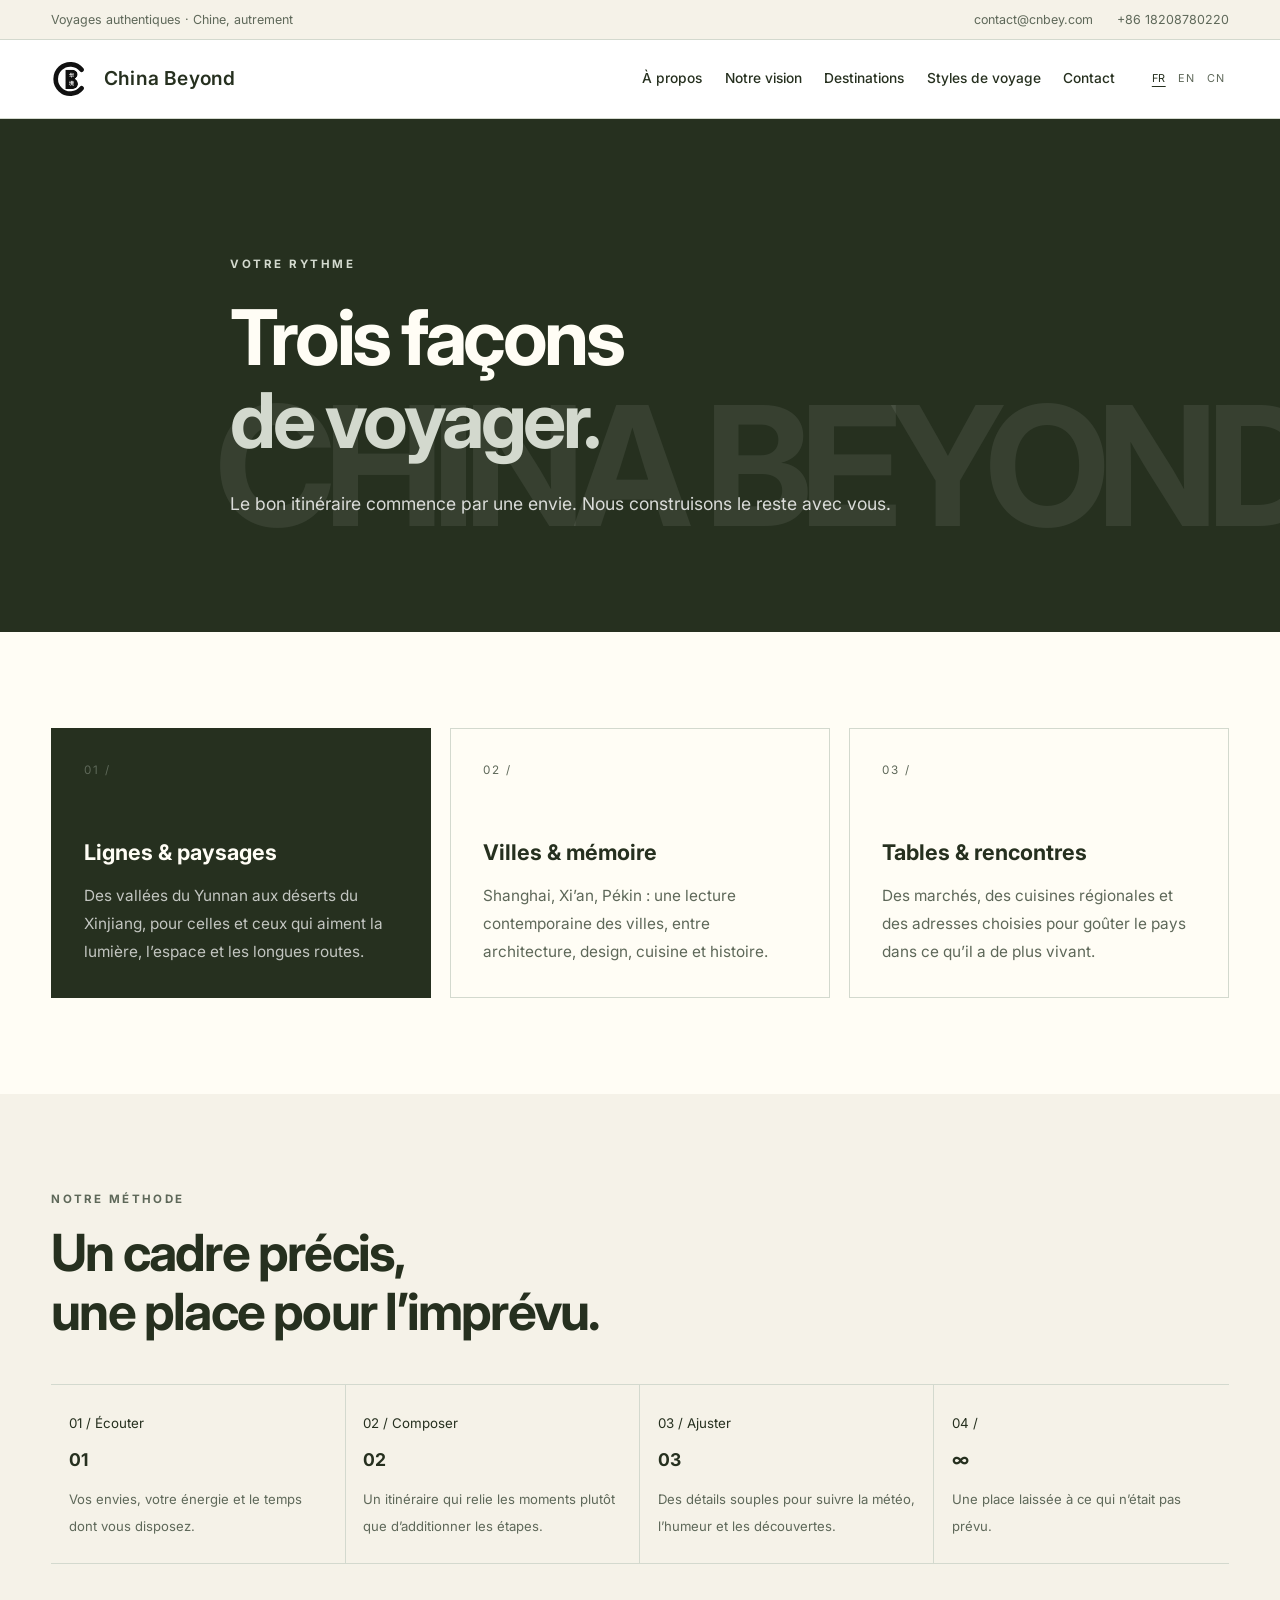
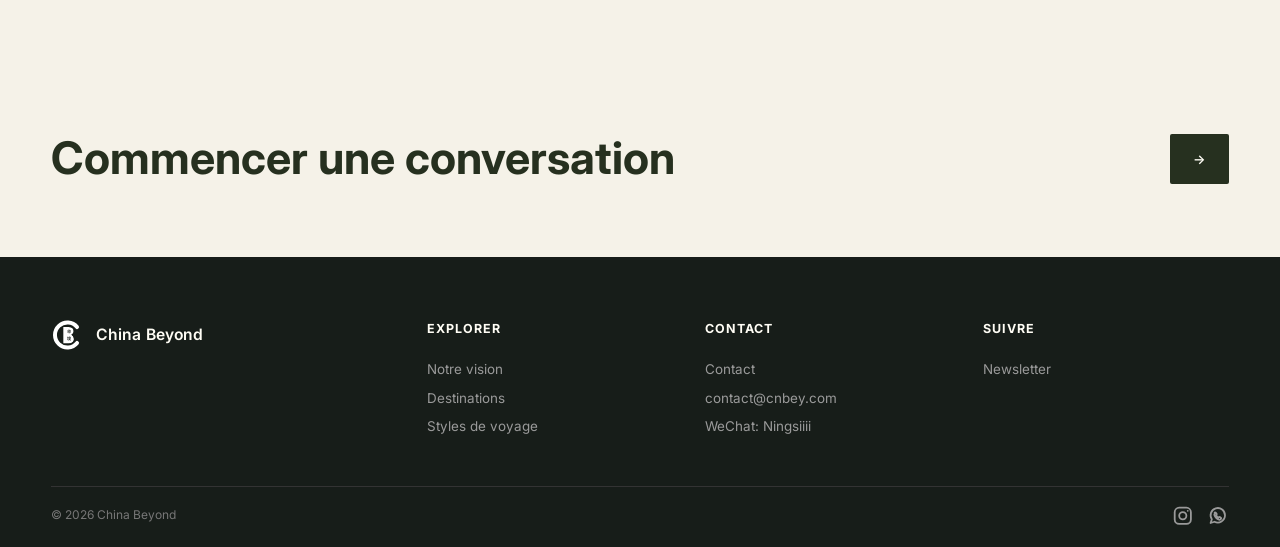
<file: styles.html>
<!DOCTYPE html>
<html lang="fr" data-locale="fr">
<head><meta charset="UTF-8"/><meta name="viewport" content="width=device-width, initial-scale=1.0"/><title>China Beyond — Styles de voyage</title><link rel="icon" type="image/svg+xml" href="assets/china-beyond-mark-v13.svg"/><link rel="stylesheet" href="pages.css?v=hero-bottom-v1"/></head>
<body class="styles-page">
  <div class="top-bar"><div class="container top-bar-inner"><span data-i18n="topline">Voyages authentiques · Chine, autrement</span><div class="top-links"><a href="mailto:contact@cnbey.com">contact@cnbey.com</a><a href="tel:+8618208780220">+86 18208780220</a></div></div></div>
  <header><div class="container nav-inner"><a class="logo" href="index.html"><img class="logo-mark" src="assets/china-beyond-mark-v13.svg" alt=""/><span class="logo-wordmark">China Beyond</span></a><div class="nav-wrapper"><nav class="nav-links" id="navLinks"><a href="about.html" data-i18n="navAbout">À propos</a><a href="vision.html" data-i18n="navVision">Notre vision</a><a href="destinations.html" data-i18n="navDestinations">Destinations</a><a href="styles.html" data-i18n="navStyles">Styles de voyage</a><a href="contact.html" data-i18n="navContact">Contact</a></nav><div class="nav-actions"><div class="lang-switcher" data-i18n-attr="aria-label:languageLabel"><button class="lang-btn active" data-lang="fr">FR</button><button class="lang-btn" data-lang="en">EN</button><button class="lang-btn" data-lang="zh">CN</button></div><button class="menu-toggle" id="menuToggle" aria-label="Menu" data-i18n-attr="aria-label:menuLabel"><span></span><span></span><span></span></button></div></div></div></header>
  <main>
    <section class="page-hero"><div class="container page-hero-inner"><div class="page-kicker" data-i18n="stylesKicker">Votre rythme</div><h1 class="page-title" data-i18n="stylesTitle">Trois façons<br><span>de voyager.</span></h1><p class="page-lede" data-i18n="stylesLede">Le bon itinéraire commence par une envie. Nous construisons le reste avec vous.</p></div></section>
    <section class="page-section"><div class="container"><div class="grid-3"><article class="card dark-card"><div class="card-number">01 /</div><h3 data-i18n="style1Title">Lignes &amp; paysages</h3><p data-i18n="style1Text">Des vallées du Yunnan aux déserts du Xinjiang, pour celles et ceux qui aiment la lumière, l’espace et les longues routes.</p></article><article class="card"><div class="card-number">02 /</div><h3 data-i18n="style2Title">Villes &amp; mémoire</h3><p data-i18n="style2Text">Shanghai, Xi’an, Pékin : une lecture contemporaine des villes, entre architecture, design, cuisine et histoire.</p></article><article class="card"><div class="card-number">03 /</div><h3 data-i18n="style3Title">Tables &amp; rencontres</h3><p data-i18n="style3Text">Des marchés, des cuisines régionales et des adresses choisies pour goûter le pays dans ce qu’il a de plus vivant.</p></article></div></div></section>
    <section class="page-section paper"><div class="container"><div class="section-head"><div><div class="section-kicker" data-i18n="processKicker">Notre méthode</div><h2 class="section-title" data-i18n="processTitle">Un cadre précis,<br><span>une place pour l’imprévu.</span></h2></div></div><div class="route"><div class="route-step"><small data-i18n="process1">01 / Écouter</small><strong>01</strong><span data-i18n="process1Text">Vos envies, votre énergie et le temps dont vous disposez.</span></div><div class="route-step"><small data-i18n="process2">02 / Composer</small><strong>02</strong><span data-i18n="process2Text">Un itinéraire qui relie les moments plutôt que d’additionner les étapes.</span></div><div class="route-step"><small data-i18n="process3">03 / Ajuster</small><strong>03</strong><span data-i18n="process3Text">Des détails souples pour suivre la météo, l’humeur et les découvertes.</span></div><div class="route-step"><small data-i18n="stylesProcess4">04 /</small><strong>∞</strong><span data-i18n="stylesProcess4Text">Une place laissée à ce qui n’était pas prévu.</span></div></div></div></section>
    <section class="page-cta"><div class="container page-cta-inner"><h2 data-i18n="stylesCta">Commencer une conversation</h2><a class="btn btn-primary" href="contact.html">→</a></div></section>
  </main>
  <footer class="site-footer"><div class="container"><div class="footer-grid"><div><div class="footer-logo"><img class="logo-mark" src="assets/china-beyond-mark-v13-inverse.svg" alt=""/><span class="logo-wordmark">China Beyond</span></div></div><div class="footer-col"><h4 data-i18n="footerExplore">Explorer</h4><a href="vision.html" data-i18n="navVision">Notre vision</a><a href="destinations.html" data-i18n="navDestinations">Destinations</a><a href="styles.html" data-i18n="navStyles">Styles de voyage</a></div><div class="footer-col"><h4 data-i18n="footerContact">Contact</h4><a href="contact.html" data-i18n="navContact">Contact</a><a href="mailto:contact@cnbey.com">contact@cnbey.com</a><a class="wechat-footer-link" href="weixin://dl/chat?Ningsiiii" data-i18n="footerWeChat">WeChat: Ningsiiii</a></div><div class="footer-col"><h4 data-i18n="footerFollow">Suivre</h4><a href="mailto:contact@cnbey.com" data-i18n="footerNewsletter">Newsletter</a></div></div><div class="footer-bottom"><span>© 2026 China Beyond</span><div class="footer-social" aria-label="Social links"><a href="https://www.instagram.com/" target="_blank" rel="noopener noreferrer" aria-label="Instagram" title="Instagram"><svg viewBox="0 0 24 24" fill="none" stroke="currentColor" stroke-width="2" aria-hidden="true"><rect x="3" y="3" width="18" height="18" rx="5"/><circle cx="12" cy="12" r="4"/><circle cx="17.5" cy="6.5" r="1" fill="currentColor" stroke="none"/></svg></a><a href="https://wa.me/8618208780220" target="_blank" rel="noopener noreferrer" aria-label="WhatsApp" title="WhatsApp"><svg viewBox="0 0 24 24" fill="none" stroke="currentColor" stroke-width="2" stroke-linecap="round" stroke-linejoin="round" aria-hidden="true"><path d="M20 11.5a8 8 0 0 1-11.7 7.1L4 20l1.4-4.1A8 8 0 1 1 20 11.5Z"/><path d="M8.5 8.5c.3-.4.8-.4 1.1-.1l1.1 1.4c.2.3.2.7-.1 1l-.5.5c.6 1.1 1.5 2 2.6 2.6l.5-.5c.3-.3.7-.3 1-.1l1.4 1.1c.3.3.2.8-.1 1.1l-.5.5c-.4.4-1 .6-1.6.4-2.1-.7-4.5-3.1-5.2-5.2-.2-.6 0-1.2.4-1.6l.5-.5Z"/></svg></a></div></div></div></footer>
  <script src="pages.js?v=footer-social-v1"></script>
</body></html>
</file>
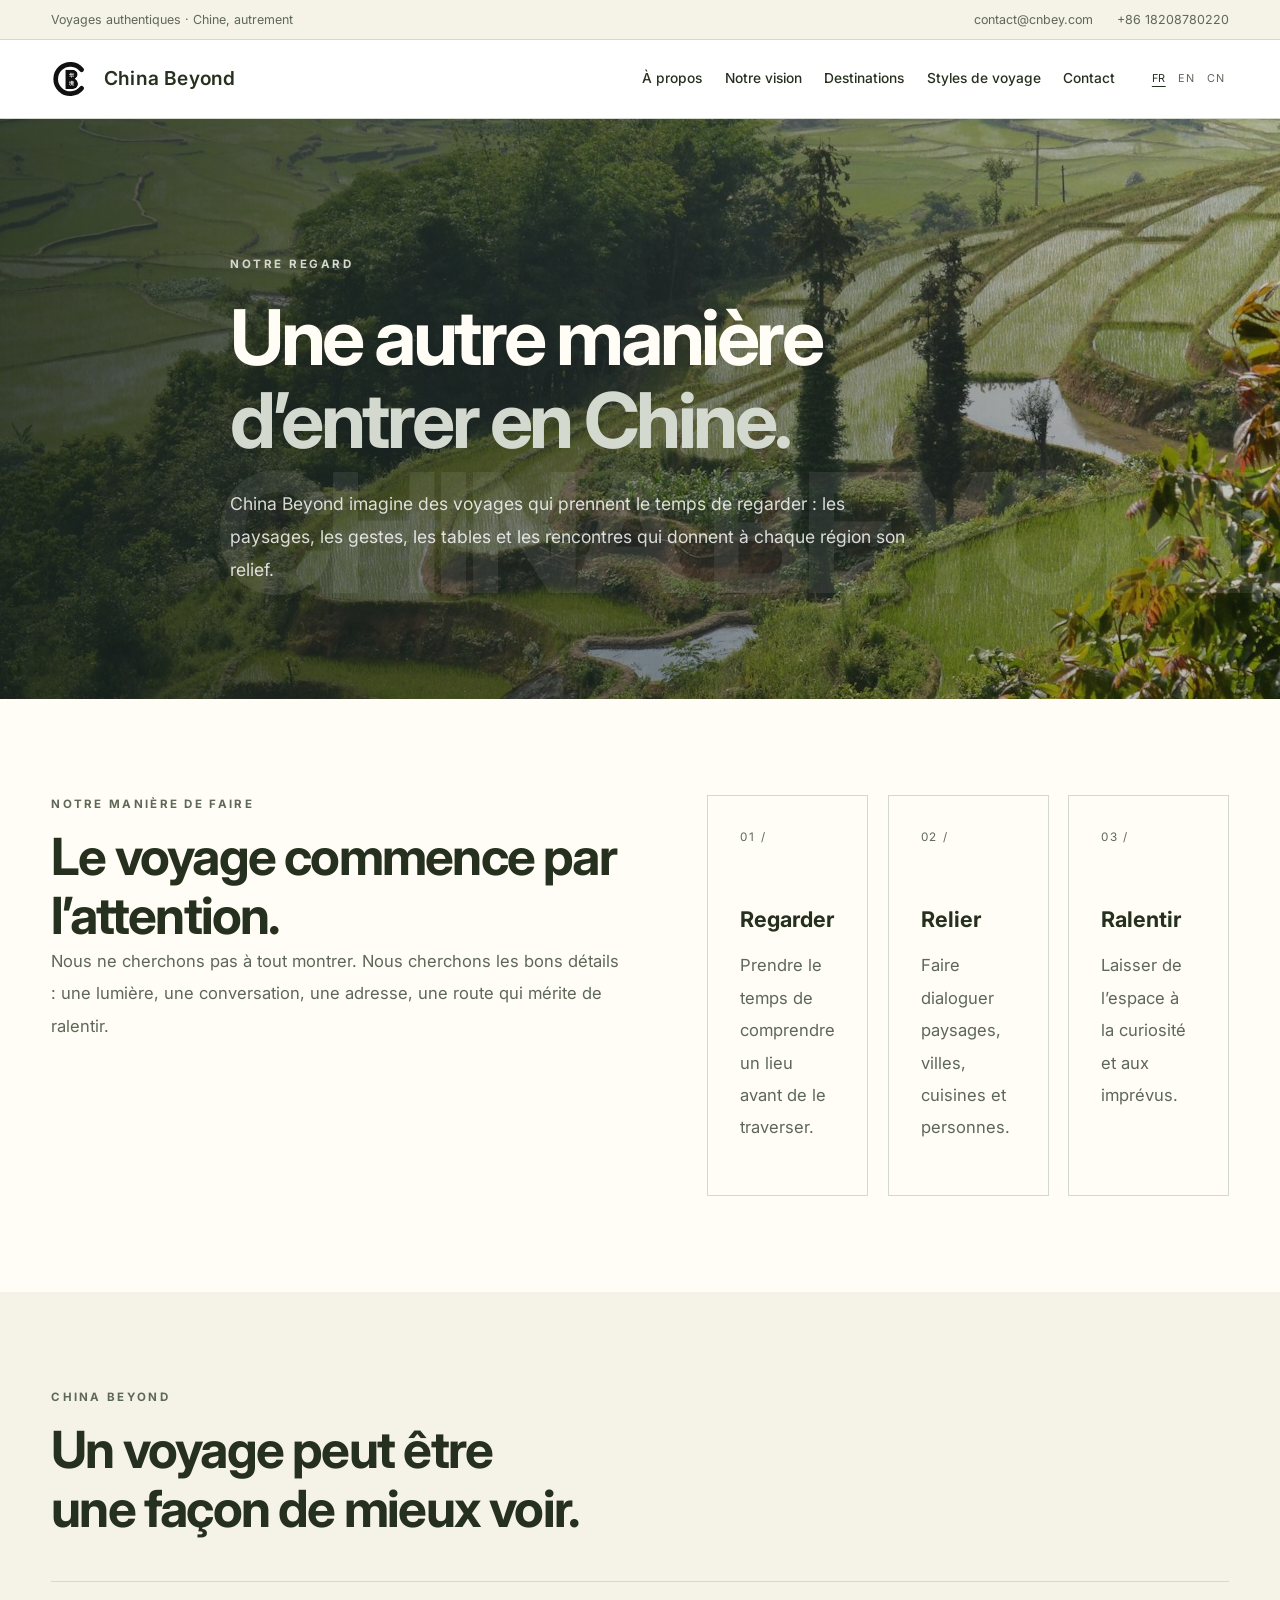
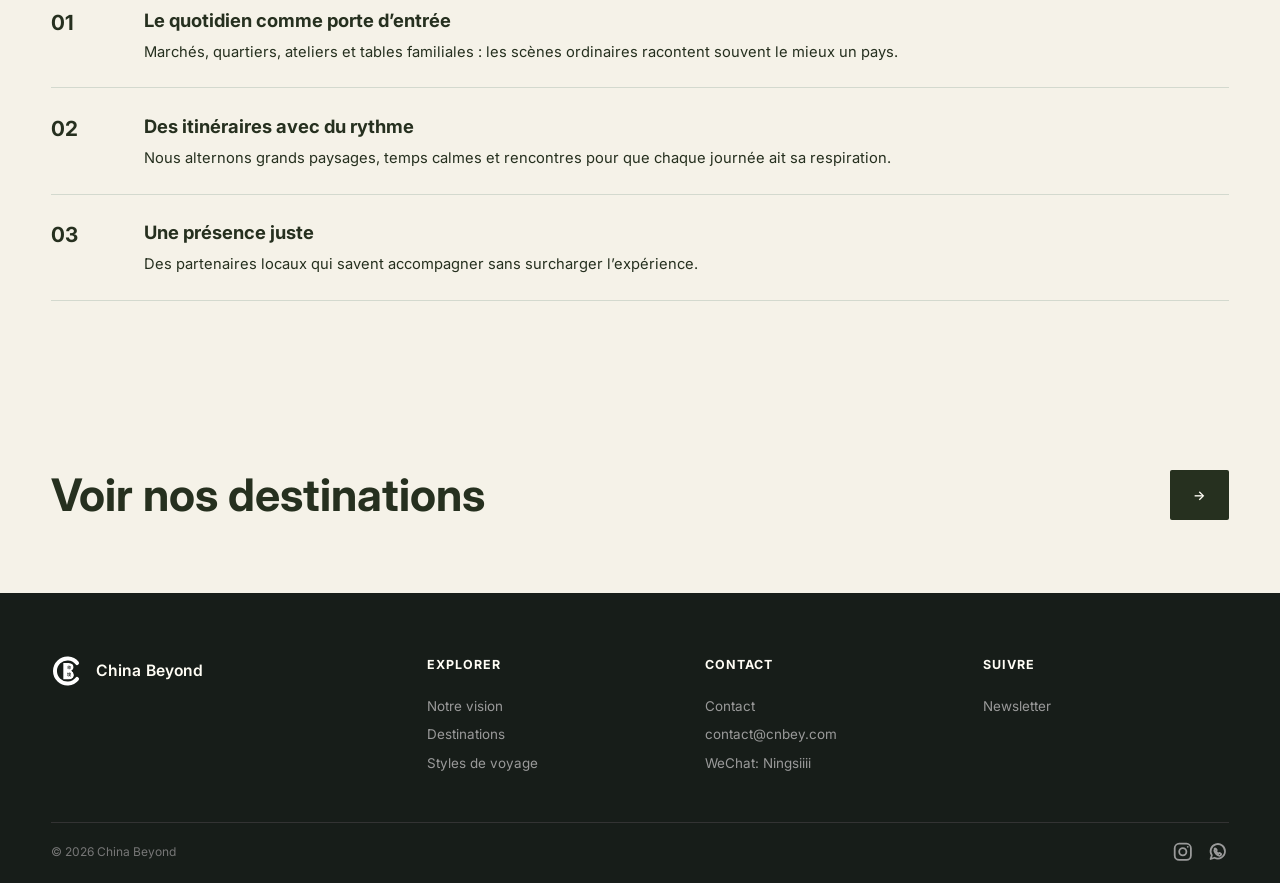
<file: vision.html>
<!DOCTYPE html>
<html lang="fr" data-locale="fr">
<head><meta charset="UTF-8"/><meta name="viewport" content="width=device-width, initial-scale=1.0"/><title>China Beyond — Notre vision</title><link rel="icon" type="image/svg+xml" href="assets/china-beyond-mark-v13.svg"/><link rel="stylesheet" href="pages.css?v=hero-bottom-v1"/></head>
<body class="vision-page">
  <div class="top-bar"><div class="container top-bar-inner"><span data-i18n="topline">Voyages authentiques · Chine, autrement</span><div class="top-links"><a href="mailto:contact@cnbey.com">contact@cnbey.com</a><a href="tel:+8618208780220">+86 18208780220</a></div></div></div>
  <header><div class="container nav-inner"><a class="logo" href="index.html"><img class="logo-mark" src="assets/china-beyond-mark-v13.svg" alt=""/><span class="logo-wordmark">China Beyond</span></a><div class="nav-wrapper"><nav class="nav-links" id="navLinks"><a href="about.html" data-i18n="navAbout">À propos</a><a href="vision.html" data-i18n="navVision">Notre vision</a><a href="destinations.html" data-i18n="navDestinations">Destinations</a><a href="styles.html" data-i18n="navStyles">Styles de voyage</a><a href="contact.html" data-i18n="navContact">Contact</a></nav><div class="nav-actions"><div class="lang-switcher" data-i18n-attr="aria-label:languageLabel"><button class="lang-btn active" data-lang="fr">FR</button><button class="lang-btn" data-lang="en">EN</button><button class="lang-btn" data-lang="zh">CN</button></div><button class="menu-toggle" id="menuToggle" aria-label="Menu" data-i18n-attr="aria-label:menuLabel"><span></span><span></span><span></span></button></div></div></div></header>
  <main>
    <section class="page-hero"><div class="container page-hero-inner"><div class="page-kicker" data-i18n="visionKicker">Notre regard</div><h1 class="page-title" data-i18n="visionTitle">Une autre manière<br><span>d’entrer en Chine.</span></h1><p class="page-lede" data-i18n="visionLede">China Beyond imagine des voyages qui prennent le temps de regarder : les paysages, les gestes, les tables et les rencontres qui donnent à chaque région son relief.</p></div></section>
    <section class="page-section"><div class="container list-layout"><div><div class="section-kicker" data-i18n="visionIntroKicker">Notre manière de faire</div><h2 class="section-title" data-i18n="visionIntroTitle">Le voyage commence par l’attention.</h2><p data-i18n="visionIntroText">Nous ne cherchons pas à tout montrer. Nous cherchons les bons détails : une lumière, une conversation, une adresse, une route qui mérite de ralentir.</p></div><div class="grid-3"><article class="card"><div class="card-number">01 /</div><h3 data-i18n="visionP1">Regarder</h3><p data-i18n="visionP1Text">Prendre le temps de comprendre un lieu avant de le traverser.</p></article><article class="card"><div class="card-number">02 /</div><h3 data-i18n="visionP2">Relier</h3><p data-i18n="visionP2Text">Faire dialoguer paysages, villes, cuisines et personnes.</p></article><article class="card"><div class="card-number">03 /</div><h3 data-i18n="visionP3">Ralentir</h3><p data-i18n="visionP3Text">Laisser de l’espace à la curiosité et aux imprévus.</p></article></div></div></section>
    <section class="page-section paper"><div class="container"><div class="section-head"><div><div class="section-kicker" data-i18n="visionPaperKicker">China Beyond</div><h2 class="section-title" data-i18n="visionPaperTitle">Un voyage peut être<br>une façon de mieux voir.</h2></div></div><div class="principles"><div class="principle"><strong>01</strong><div><h3 data-i18n="visionPrinciple1">Le quotidien comme porte d’entrée</h3><p data-i18n="visionPrinciple1Text">Marchés, quartiers, ateliers et tables familiales : les scènes ordinaires racontent souvent le mieux un pays.</p></div></div><div class="principle"><strong>02</strong><div><h3 data-i18n="visionPrinciple2">Des itinéraires avec du rythme</h3><p data-i18n="visionPrinciple2Text">Nous alternons grands paysages, temps calmes et rencontres pour que chaque journée ait sa respiration.</p></div></div><div class="principle"><strong>03</strong><div><h3 data-i18n="visionPrinciple3">Une présence juste</h3><p data-i18n="visionPrinciple3Text">Des partenaires locaux qui savent accompagner sans surcharger l’expérience.</p></div></div></div></div></section>
    <section class="page-cta"><div class="container page-cta-inner"><h2 data-i18n="visionCta">Voir nos destinations</h2><a class="btn btn-primary" href="destinations.html">→</a></div></section>
  </main>
  <footer class="site-footer"><div class="container"><div class="footer-grid"><div><div class="footer-logo"><img class="logo-mark" src="assets/china-beyond-mark-v13-inverse.svg" alt=""/><span class="logo-wordmark">China Beyond</span></div></div><div class="footer-col"><h4 data-i18n="footerExplore">Explorer</h4><a href="vision.html" data-i18n="navVision">Notre vision</a><a href="destinations.html" data-i18n="navDestinations">Destinations</a><a href="styles.html" data-i18n="navStyles">Styles de voyage</a></div><div class="footer-col"><h4 data-i18n="footerContact">Contact</h4><a href="contact.html" data-i18n="navContact">Contact</a><a href="mailto:contact@cnbey.com">contact@cnbey.com</a><a class="wechat-footer-link" href="weixin://dl/chat?Ningsiiii" data-i18n="footerWeChat">WeChat: Ningsiiii</a></div><div class="footer-col"><h4 data-i18n="footerFollow">Suivre</h4><a href="mailto:contact@cnbey.com" data-i18n="footerNewsletter">Newsletter</a></div></div><div class="footer-bottom"><span>© 2026 China Beyond</span><div class="footer-social" aria-label="Social links"><a href="https://www.instagram.com/" target="_blank" rel="noopener noreferrer" aria-label="Instagram" title="Instagram"><svg viewBox="0 0 24 24" fill="none" stroke="currentColor" stroke-width="2" aria-hidden="true"><rect x="3" y="3" width="18" height="18" rx="5"/><circle cx="12" cy="12" r="4"/><circle cx="17.5" cy="6.5" r="1" fill="currentColor" stroke="none"/></svg></a><a href="https://wa.me/8618208780220" target="_blank" rel="noopener noreferrer" aria-label="WhatsApp" title="WhatsApp"><svg viewBox="0 0 24 24" fill="none" stroke="currentColor" stroke-width="2" stroke-linecap="round" stroke-linejoin="round" aria-hidden="true"><path d="M20 11.5a8 8 0 0 1-11.7 7.1L4 20l1.4-4.1A8 8 0 1 1 20 11.5Z"/><path d="M8.5 8.5c.3-.4.8-.4 1.1-.1l1.1 1.4c.2.3.2.7-.1 1l-.5.5c.6 1.1 1.5 2 2.6 2.6l.5-.5c.3-.3.7-.3 1-.1l1.4 1.1c.3.3.2.8-.1 1.1l-.5.5c-.4.4-1 .6-1.6.4-2.1-.7-4.5-3.1-5.2-5.2-.2-.6 0-1.2.4-1.6l.5-.5Z"/></svg></a></div></div></div></footer>
  <script src="pages.js?v=footer-social-v1"></script>
</body></html>
</file>
<file: pages.css>
@import url('https://fonts.googleapis.com/css2?family=Inter:wght@400;500;600;700&family=Noto+Serif+SC:wght@400;600;700&display=swap');
:root{--black:#26301f;--dark:#26301f;--mid:#5e6859;--paper:#f5f2e8;--white:#fffdf5;--accent-soft:#d3d9ce;--border:#d3d9ce;--ease:all .3s ease}
*{box-sizing:border-box;margin:0;padding:0}
html{scroll-behavior:smooth}
body{font-family:Inter,system-ui,sans-serif;color:var(--black);background:var(--white);line-height:1.7}
body[data-locale="zh"]{font-family:'Noto Serif SC',serif}
body[data-locale="zh"] .top-bar,body[data-locale="zh"] .logo,body[data-locale="zh"] .nav-links,body[data-locale="zh"] .lang-btn,body[data-locale="zh"] .btn,.page-kicker{font-family:Inter,system-ui,sans-serif}
a{text-decoration:none;color:inherit;transition:var(--ease)}
button{font:inherit;cursor:pointer}
.container{width:min(92%,1240px);margin:auto}
.top-bar{background:var(--paper);border-bottom:1px solid var(--border);color:var(--mid);font-size:.78rem;padding:.55rem 0}
.top-bar-inner{display:flex;justify-content:space-between;gap:1rem;flex-wrap:wrap}.top-links{display:flex;gap:1.5rem}
header{position:sticky;top:0;z-index:20;background:rgba(255,255,255,.94);backdrop-filter:blur(14px);border-bottom:1px solid var(--border)}
.nav-inner{display:flex;justify-content:space-between;align-items:center;min-height:78px;gap:2rem}
.logo{display:flex;align-items:center;gap:.8rem;font-size:1rem;font-weight:800;white-space:nowrap}.logo-mark{width:40px;height:40px;display:block;flex:none}.logo-wordmark{font-family:"Avenir Next","Helvetica Neue",Inter,system-ui,sans-serif;font-size:1.2rem;font-weight:600;letter-spacing:.01em}
.nav-wrapper{display:flex;align-items:center;gap:2rem;position:relative}.nav-links{display:flex;gap:1.4rem;font-size:.86rem;font-weight:500;color:var(--dark)}.nav-links a{position:relative;padding:.25rem 0}.nav-links a::after{content:'';position:absolute;left:0;bottom:-.2rem;width:0;height:2px;background:var(--accent);transition:width .25s}.nav-links a:hover::after{width:100%}
.nav-actions{display:flex;align-items:center;gap:1rem}.lang-switcher{display:flex;gap:.2rem;align-items:center}.lang-btn{border:0;background:transparent;color:var(--mid);padding:.2rem .3rem;font-size:.68rem;line-height:1;letter-spacing:.04em}.lang-btn.active,.lang-btn:hover{color:var(--accent);text-decoration:underline;text-underline-offset:4px}.menu-toggle{display:none;background:transparent;border:0;width:32px;height:32px;align-items:center;justify-content:center;gap:4px;flex-direction:column}.menu-toggle span{width:25px;height:2px;background:var(--black)}
.page-hero{background:var(--dark);color:var(--white);padding:8.5rem 0 7rem;position:relative;overflow:hidden}.page-hero::after{content:'CHINA BEYOND';position:absolute;right:-2rem;bottom:1.5rem;color:rgba(255,255,255,.08);font-size:clamp(4rem,13vw,13rem);font-weight:700;letter-spacing:-.07em;white-space:nowrap}.page-hero-inner{position:relative;z-index:1;max-width:820px}.page-kicker{color:var(--accent-soft);font-size:.72rem;font-weight:700;letter-spacing:.22em;text-transform:uppercase;margin-bottom:1.4rem}.page-title{font-size:clamp(2.7rem,6vw,5.4rem);line-height:1.08;letter-spacing:-.045em;margin-bottom:1.5rem}.page-title span{color:var(--accent-soft)}.page-lede{max-width:680px;color:rgba(255,255,255,.82);font-size:1.1rem;line-height:1.9}
.contact-page .page-hero{background:linear-gradient(90deg,rgba(19,28,24,.84),rgba(19,28,24,.4)),url('assets/china-beyond/zhangjiajie-mist.jpg') center/cover no-repeat}.contact-page .page-hero::after{display:none}.contact-page .page-title{font-size:clamp(2.25rem,5.2vw,4.4rem)}.contact-page .page-lede{max-width:500px;font-size:.95rem;line-height:1.7}.contact-page .section-title{font-size:clamp(1.75rem,3.2vw,2.7rem)}.contact-page .contact-copy p{font-size:.92rem}.contact-page .contact-panel h3{font-size:1.18rem}.contact-page .contact-panel p,.contact-page .inquiry-list li{font-size:.88rem}.contact-page .contact-form input,.contact-page .contact-form textarea{font-size:.88rem}.contact-page .btn{font-size:.76rem;padding:.7rem 1.1rem}
.about-page .page-hero{background:linear-gradient(90deg,rgba(19,28,24,.82),rgba(19,28,24,.35)),url('assets/china-beyond/zhangjiajie-mist.jpg') center/cover no-repeat}.about-page .page-hero::after{display:none}.about-story{align-items:center}.about-story-photo{min-height:430px;background:linear-gradient(135deg,rgba(19,28,24,.08),rgba(19,28,24,.58)),var(--image) center/cover}.about-feature{min-height:430px}.about-feature h2{font-size:clamp(2rem,4vw,3.5rem);line-height:1.1;max-width:620px;margin-bottom:1rem}.about-feature p{max-width:540px;color:rgba(255,255,255,.84);font-size:1rem;line-height:1.8}
.page-section{padding:6rem 0}.page-section.paper{background:var(--paper)}.section-head{display:flex;justify-content:space-between;align-items:end;gap:2rem;margin-bottom:2.7rem}.section-kicker{color:var(--mid);font-size:.72rem;letter-spacing:.2em;text-transform:uppercase;font-weight:700;margin-bottom:.8rem}.section-title{font-size:clamp(2rem,4vw,3.4rem);line-height:1.15;letter-spacing:-.035em}.section-subtitle{max-width:520px;color:var(--mid)}
.grid-2{display:grid;grid-template-columns:repeat(2,1fr);gap:1.2rem}.grid-3{display:grid;grid-template-columns:repeat(3,1fr);gap:1.2rem}.card{border:1px solid var(--border);background:var(--white);padding:2rem;min-height:220px}.paper .card{background:var(--white)}.card-number{color:var(--mid);font-size:.73rem;letter-spacing:.16em;margin-bottom:3.3rem}.card h3{font-size:1.35rem;margin-bottom:.75rem}.card p{color:var(--mid);font-size:.96rem;line-height:1.8}.dark-card{background:var(--dark);color:var(--white);border-color:transparent}.dark-card p{color:rgba(255,255,255,.72)}
.image-card{min-height:400px;color:var(--white);display:flex;align-items:end;padding:2rem;background:linear-gradient(135deg,rgba(20,30,25,.15),rgba(20,30,25,.72)),var(--image) center/cover}.image-card h3{font-size:1.7rem}.image-card p{color:rgba(255,255,255,.84)}.image-card .card-number{color:var(--accent-soft);margin-bottom:1rem}
.list-layout{display:grid;grid-template-columns:1.05fr .95fr;gap:5rem;align-items:start}.list-layout p{color:var(--mid);font-size:1.04rem;line-height:1.95;margin-bottom:1.2rem}.principles{border-top:1px solid var(--border)}.principle{display:grid;grid-template-columns:70px 1fr;gap:1.4rem;padding:1.4rem 0;border-bottom:1px solid var(--border)}.principle strong{font-size:1.3rem}.principle h3{font-size:1.15rem;margin-bottom:.25rem}.principle p{margin:0;font-size:.92rem;line-height:1.7}
.route{display:grid;grid-template-columns:repeat(4,1fr);gap:0;border-top:1px solid var(--border);border-bottom:1px solid var(--border)}.route-step{padding:1.5rem 1.1rem;border-right:1px solid var(--border)}.route-step:last-child{border-right:0}.route-step strong{display:block;font-size:1.1rem;margin:.6rem 0}.route-step span{font-size:.82rem;color:var(--mid)}
.contact-grid{display:grid;grid-template-columns:1.05fr .95fr;gap:4rem}.contact-copy p{color:var(--mid);font-size:1.05rem;line-height:1.9;margin:1.4rem 0 2rem}.contact-list{border-top:1px solid var(--border)}.contact-item{display:flex;justify-content:space-between;gap:1rem;padding:1.25rem 0;border-bottom:1px solid var(--border)}.contact-item span{color:var(--mid);font-size:.82rem}.contact-item a{font-weight:600}.contact-panel{background:var(--dark);color:var(--white);padding:2.3rem}.contact-panel h3{font-size:1.4rem;margin-bottom:1rem}.contact-panel p{color:rgba(255,255,255,.72);line-height:1.8;margin-bottom:1.5rem}.inquiry-list{list-style:none}.inquiry-list li{padding:.75rem 0;border-top:1px solid rgba(255,255,255,.16);color:rgba(255,255,255,.85)}.inquiry-list li::before{content:'—';color:var(--accent-soft);margin-right:.6rem}.contact-form{display:grid;gap:.55rem;margin-top:1.7rem}.contact-form label{font-size:.72rem;letter-spacing:.08em;text-transform:uppercase;color:var(--accent-soft)}.contact-form input,.contact-form textarea{width:100%;border:1px solid rgba(255,255,255,.28);border-radius:2px;background:rgba(255,255,255,.06);color:var(--white);font:inherit;padding:.65rem .7rem;outline:none}.contact-form input:focus,.contact-form textarea:focus{border-color:var(--accent-soft)}.contact-form textarea{resize:vertical;min-height:7rem}.contact-form .btn{margin-top:.55rem;justify-self:start;color:var(--white);border-color:rgba(255,255,255,.72)}.contact-form-hint{font-size:.72rem;line-height:1.5;color:rgba(255,255,255,.55)}.contact-direct-link{display:inline-block;margin-top:1rem;color:var(--accent-soft);font-size:.8rem;text-decoration:underline;text-underline-offset:4px}
.btn{display:inline-flex;align-items:center;justify-content:center;border:1px solid transparent;border-radius:2px;padding:.8rem 1.35rem;font-size:.82rem;font-weight:600;letter-spacing:.04em}.btn-primary{background:var(--black);color:var(--white)}.btn-outline{background:transparent;color:var(--black);border-color:var(--black)}.dark-card .btn-outline,.page-hero .btn-outline{color:var(--white);border-color:rgba(255,255,255,.7)}
.page-cta{padding:4.5rem 0;background:var(--paper)}.page-cta-inner{display:flex;justify-content:space-between;align-items:center;gap:2rem}.page-cta h2{font-size:clamp(1.8rem,3.5vw,3rem);line-height:1.18;max-width:650px}
.site-footer{background:#171d19;color:var(--white);padding:3.8rem 0 1.3rem}.footer-grid{display:grid;grid-template-columns:1.4fr repeat(3,1fr);gap:2rem;padding-bottom:3rem}.footer-logo{display:flex;align-items:center;gap:.65rem;color:var(--white);margin-bottom:1rem}.footer-logo .logo-mark{width:34px;height:34px}.footer-logo .logo-wordmark{font-size:.98rem}.footer-grid p,.footer-grid a{font-size:.84rem;color:#9a9a9a}.footer-grid h4{font-size:.78rem;letter-spacing:.08em;text-transform:uppercase;margin-bottom:.85rem}.footer-col{display:flex;flex-direction:column;gap:.35rem}.footer-grid a:hover{color:var(--white)}.footer-bottom{border-top:1px solid #333;padding-top:1.1rem;display:flex;justify-content:space-between;gap:1rem;flex-wrap:wrap;font-size:.75rem;color:#777}
@media(max-width:900px){.nav-links{display:none;position:absolute;right:0;top:calc(100% + .8rem);min-width:230px;padding:.7rem;background:var(--white);border:1px solid var(--border);box-shadow:0 18px 50px rgba(38,48,31,.12);flex-direction:column;gap:.15rem}.nav-links.open{display:flex}.menu-toggle{display:flex}.page-hero{padding:6rem 0 5rem}.grid-3{grid-template-columns:1fr 1fr}.list-layout,.contact-grid{grid-template-columns:1fr;gap:2.5rem}.section-head{display:block}.section-subtitle{margin-top:1rem}.footer-grid{grid-template-columns:1.5fr 1fr 1fr}}
@media(max-width:600px){.top-bar{display:none}.nav-inner{min-height:70px}.logo-mark{width:34px;height:34px}.logo-wordmark{font-size:1.02rem}.page-hero{padding:4rem 0 3.3rem;min-height:430px;display:flex;align-items:end}.page-hero::after{display:none}.page-hero-inner{max-width:100%}.page-kicker{font-size:.64rem;letter-spacing:.16em;margin-bottom:.9rem}.page-title{font-size:clamp(2rem,10vw,3rem);line-height:1.04;letter-spacing:-.035em;margin-bottom:1rem}.page-lede{max-width:28rem;font-size:.92rem;line-height:1.6}.page-section{padding:4rem 0}.grid-2,.grid-3,.route{grid-template-columns:1fr}.route-step{border-right:0;border-bottom:1px solid var(--border)}.route-step:last-child{border-bottom:0}.image-card{min-height:300px}.page-cta-inner{display:block}.page-cta .btn{margin-top:1.5rem}.contact-page .page-hero{min-height:390px;padding:3.4rem 0 2.7rem}.contact-page .page-title{font-size:clamp(1.8rem,8.8vw,2.5rem);margin-bottom:.75rem}.contact-page .page-lede{font-size:.82rem;line-height:1.5}.contact-page .section-title{font-size:clamp(1.55rem,7vw,2.1rem)}.contact-page .contact-copy p{font-size:.84rem}.contact-page .contact-panel{padding:1.35rem}.contact-page .contact-panel h3{font-size:1.05rem}.contact-page .contact-panel p,.contact-page .inquiry-list li{font-size:.82rem}.contact-page .contact-form{margin-top:1.1rem}.contact-page .contact-form input,.contact-page .contact-form textarea{font-size:.82rem;padding:.55rem .6rem}.contact-page .contact-form-hint{font-size:.66rem}.contact-page .contact-direct-link{font-size:.7rem}.contact-page .btn{font-size:.7rem;padding:.62rem .9rem}.footer-grid{grid-template-columns:1fr 1fr}.footer-grid>div:first-child{grid-column:1/-1}}
@media(max-width:420px){.footer-grid{grid-template-columns:1fr}.contact-page .page-hero{min-height:365px;padding-bottom:2.35rem}.contact-page .page-title{font-size:clamp(1.7rem,8.8vw,2.25rem)}.contact-page .page-lede{font-size:.78rem}.contact-page .contact-grid{gap:1.8rem}.contact-page .contact-item{display:block;padding:.82rem 0}.contact-page .contact-item span{font-size:.72rem}.contact-page .contact-item a{display:block;margin-top:.15rem;font-size:.86rem}.contact-page .contact-panel{padding:1.15rem}.contact-page .inquiry-list li{padding:.55rem 0}}
@media(max-width:600px){.about-page .about-story-photo{min-height:300px}.about-page .about-feature{min-height:340px}.about-page .about-feature h2{font-size:clamp(1.65rem,8vw,2.4rem)}.about-page .about-feature p{font-size:.84rem;line-height:1.65}}
.about-page .page-hero{background-image:linear-gradient(90deg,rgba(19,28,24,.82),rgba(19,28,24,.35)),url('assets/china-beyond/chengdu-teahouse.jpg')}
.vision-page .page-hero{background-image:linear-gradient(90deg,rgba(19,28,24,.78),rgba(19,28,24,.26)),url('assets/china-beyond/yunnan-rice-terraces.jpg');background-position:center}
.destinations-page .page-hero{background-image:linear-gradient(90deg,rgba(19,28,24,.8),rgba(19,28,24,.28)),url('assets/china-beyond/xian-evening-market.jpg');background-position:center}

.footer-bottom{align-items:center}
.footer-social{margin-left:auto;display:flex;align-items:center;gap:.85rem}
.footer-social a{display:inline-flex;align-items:center;justify-content:center;color:#9a9a9a;line-height:1}
.footer-social a:hover{color:var(--white)}
.footer-social svg{width:1.35rem;height:1.35rem;display:block}
@media(max-width:600px){.footer-bottom{align-items:flex-start}.footer-social{margin-left:auto}}
</file>
